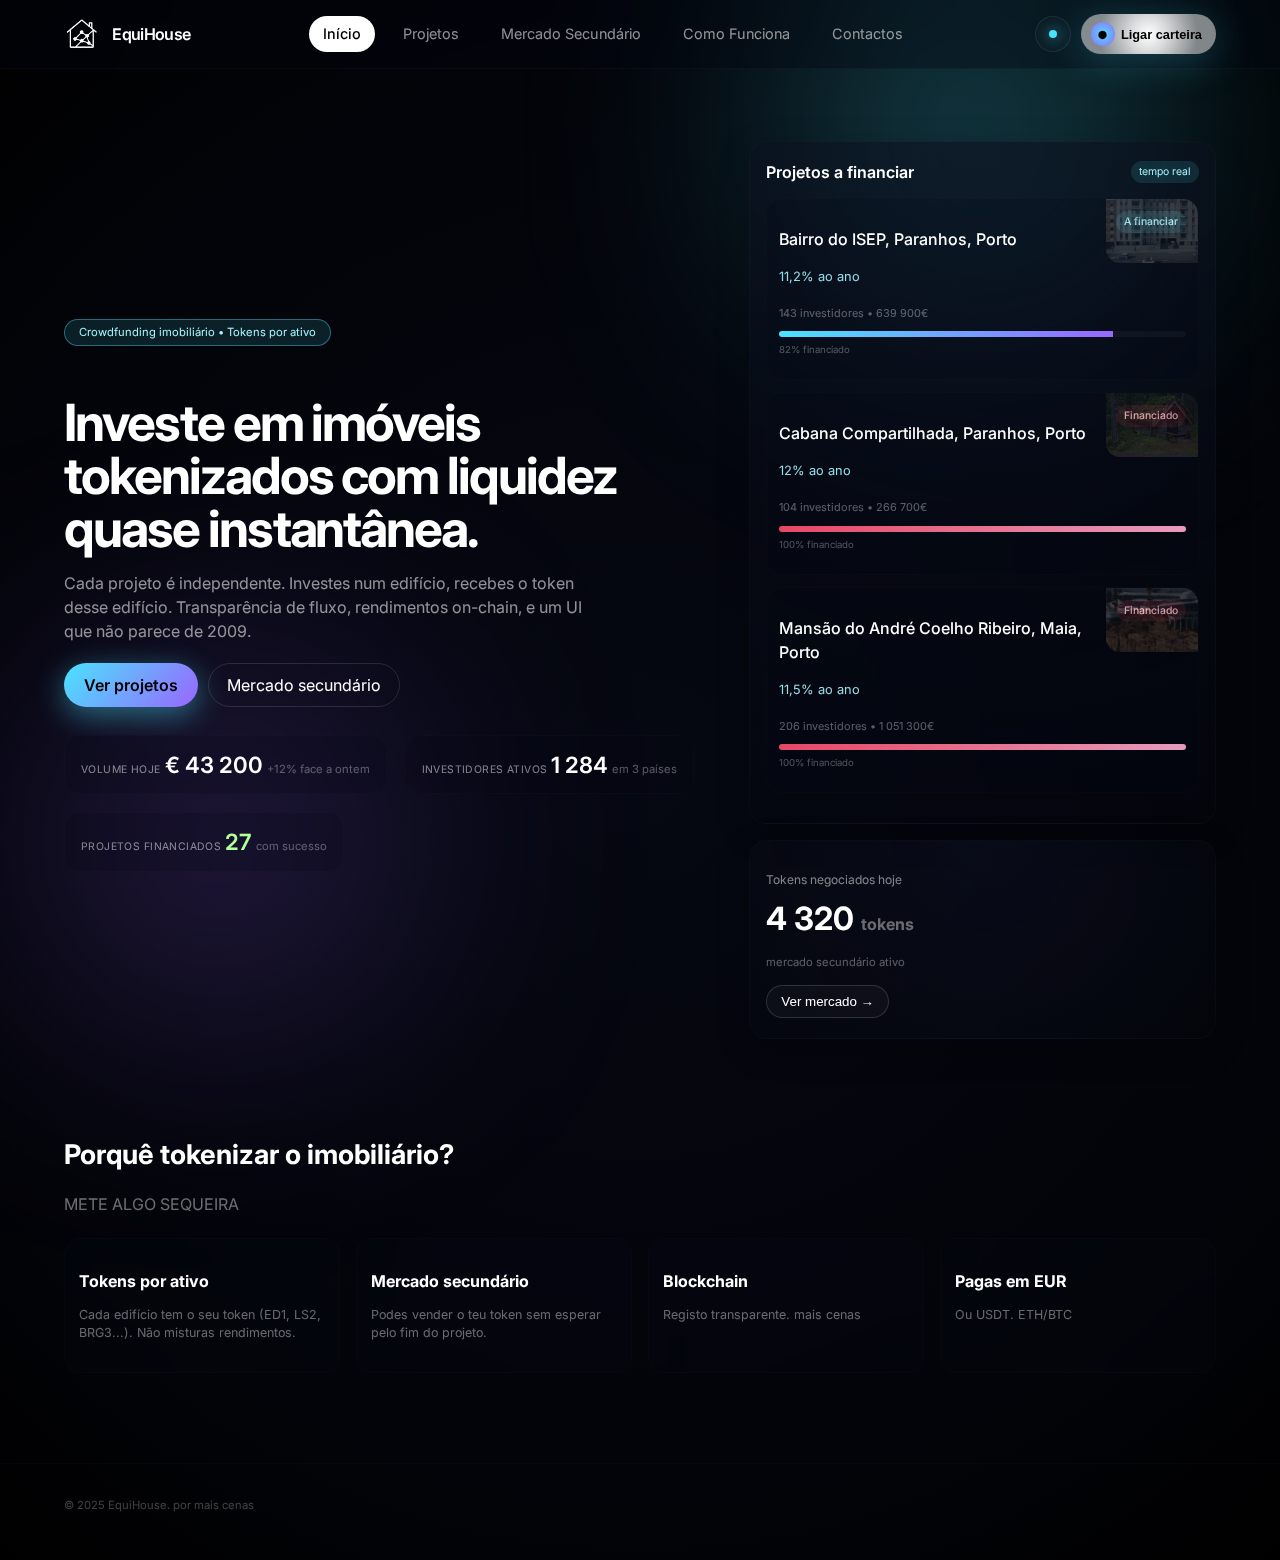
<file: index.html>
<!DOCTYPE html>
<html lang="pt-PT">
  <head>
    <meta charset="UTF-8" />
    <meta name="viewport" content="width=device-width, initial-scale=1.0" />
    <title>EquiHouse — Investir em imobiliário</title>
    <link rel="stylesheet" href="assets/css/style.css" />
    <link rel="preconnect" href="https://fonts.googleapis.com">
    <link rel="preconnect" href="https://fonts.gstatic.com" crossorigin>
    <link rel="icon" href="img/logo.png">
    <!-- montserrat + inter, estilo framer -->
    <link href="https://fonts.googleapis.com/css2?family=Inter:wght@400;500;600;700&family=Plus+Jakarta+Sans:wght@500;600;700&display=swap" rel="stylesheet">
  </head>
  <body class="dark">
    <!-- glows do tema -->
    <div class="page-glow page-glow-1"></div>
    <div class="page-glow page-glow-2"></div>

    <header class="topbar">
      <div class="logo-wrap">
  <!-- antes: <img src="img/logo.png" alt="" style="width: 3%; height: 3%;"> -->
  <img src="img/logo.png" alt="EquiHouse" class="logo-img">
  <div class="logo-text">EquiHouse</div>
</div>

      <nav class="nav">
        <a href="index.html" class="active">Início</a>
        <a href="projetos.html" >Projetos</a>
        <a href="mercado.html">Mercado Secundário</a>
        <a href="como-funciona.html">Como Funciona</a>
        <a href="contactos.html">Contactos</a>
      </nav>

      <div class="actions">
        <button class="ghost-btn" id="btnTheme" aria-label="Trocar tema">
          <span class="dot"></span>
        </button>
        <button class="primary-btn" id="btnWallet">
          <span class="icon">⬤</span>
          Ligar carteira
        </button>
      </div>
    </header>

    <main class="hero-wrap">
      <section class="hero">
        <p class="tag">Crowdfunding imobiliário • Tokens por ativo</p>
        <h1>Investe em imóveis tokenizados com liquidez quase instantânea.</h1>
        <p class="subtitle">
          Cada projeto é independente. Investes num edifício, recebes o token desse edifício. Transparência de fluxo, rendimentos on-chain, e um UI que não parece de 2009.
        </p>
        <div class="hero-buttons">
          <a class="btn-solid" href="projetos.html">Ver projetos</a>
          <a class="btn-ghost" href="mercado.html">Mercado secundário</a>
        </div>
        <div class="hero-metrics">
          <div class="metric">
            <span class="metric-label">Volume hoje</span>
            <span class="metric-value">€ 43 200</span>
            <span class="metric-sub">+12% face a ontem</span>
          </div>
          <div class="metric">
            <span class="metric-label">Investidores ativos</span>
            <span class="metric-value">1 284</span>
            <span class="metric-sub">em 3 países</span>
          </div>
          <div class="metric">
            <span class="metric-label">Projetos financiados</span>
            <span class="metric-value green">27</span>
            <span class="metric-sub">com sucesso</span>
          </div>
        </div>
      </section>

      <section class="hero-panel">
        <div class="panel-card panel-main">
          <div class="panel-header">
            <span class="panel-title">Projetos a financiar</span>
            <span class="panel-badge">tempo real</span>
          </div>

          <div class="offer">
            <div class="offer-top">
              <div>
                <p class="offer-name">Bairro do ISEP, Paranhos, Porto</p>
                <p class="offer-rate">11,2% ao ano</p>
              </div>
              <span class="offer-status blue">A financiar</span>
            </div>
            <p class="offer-meta">143 investidores • 639 900€</p>
            <div class="progress">
              <div class="progress-bar" style="width: 82%;"></div>
            </div>
            <p class="progress-text">82% financiado</p>
            <img src="img/Bairro.jpg" alt="Residencial Parque" class="offer-thumb">
          </div>

          <div class="offer">
            <div class="offer-top">
              <div>
                <p class="offer-name">Cabana Compartilhada, Paranhos, Porto</p>
                <p class="offer-rate">12% ao ano</p>
              </div>
              <span class="offer-status red">Financiado</span>
            </div>
            <p class="offer-meta">104 investidores • 266 700€</p>
            <div class="progress">
              <div class="progress-bar done"></div>
            </div>
            <p class="progress-text">100% financiado</p>
            <img src="img/Cabana.jpeg" alt="Praça Armando Pimentel" class="offer-thumb">
          </div>

          <div class="offer">
            <div class="offer-top">
              <div>
                <p class="offer-name">Mansão do André Coelho Ribeiro, Maia, Porto</p>
                <p class="offer-rate">11,5% ao ano</p>
              </div>
              <span class="offer-status red">Financiado</span>
            </div>
            <p class="offer-meta">206 investidores • 1 051 300€</p>
            <div class="progress">
              <div class="progress-bar done"></div>
            </div>
            <p class="progress-text">100% financiado</p>
            <img src="img/mansao.webp" alt="Rua da Portela" class="offer-thumb">
          </div>
        </div>

        <div class="panel-card panel-secondary">
          <p class="panel-label">Tokens negociados hoje</p>
          <h2 class="panel-number">4 320 <span>tokens</span></h2>
          <p class="panel-sub">mercado secundário ativo</p>
          <button class="panel-btn">Ver mercado →</button>
        </div>
      </section>
    </main>

    <section class="grid-section">
      <h2>Porquê tokenizar o imobiliário?</h2>
      <p class="grid-desc">METE ALGO SEQUEIRA</p>

      <div class="grid-cards">
        <article class="grid-card">
          <h3>Tokens por ativo</h3>
          <p>Cada edifício tem o seu token (ED1, LS2, BRG3...). Não misturas rendimentos.</p>
        </article>
        <article class="grid-card">
          <h3>Mercado secundário</h3>
          <p>Podes vender o teu token sem esperar pelo fim do projeto.</p>
        </article>
        <article class="grid-card">
          <h3>Blockchain</h3>
          <p>Registo transparente. mais cenas</p>
        </article>
        <article class="grid-card">
          <h3>Pagas em EUR</h3>
          <p>Ou USDT. ETH/BTC </p>
        </article>
      </div>
    </section>

    <footer class="footer">
      <p>© 2025 EquiHouse. por mais cenas</p>
    </footer>

    <script src="assets/js/app.js"></script>
  </body>
</html>
</file>
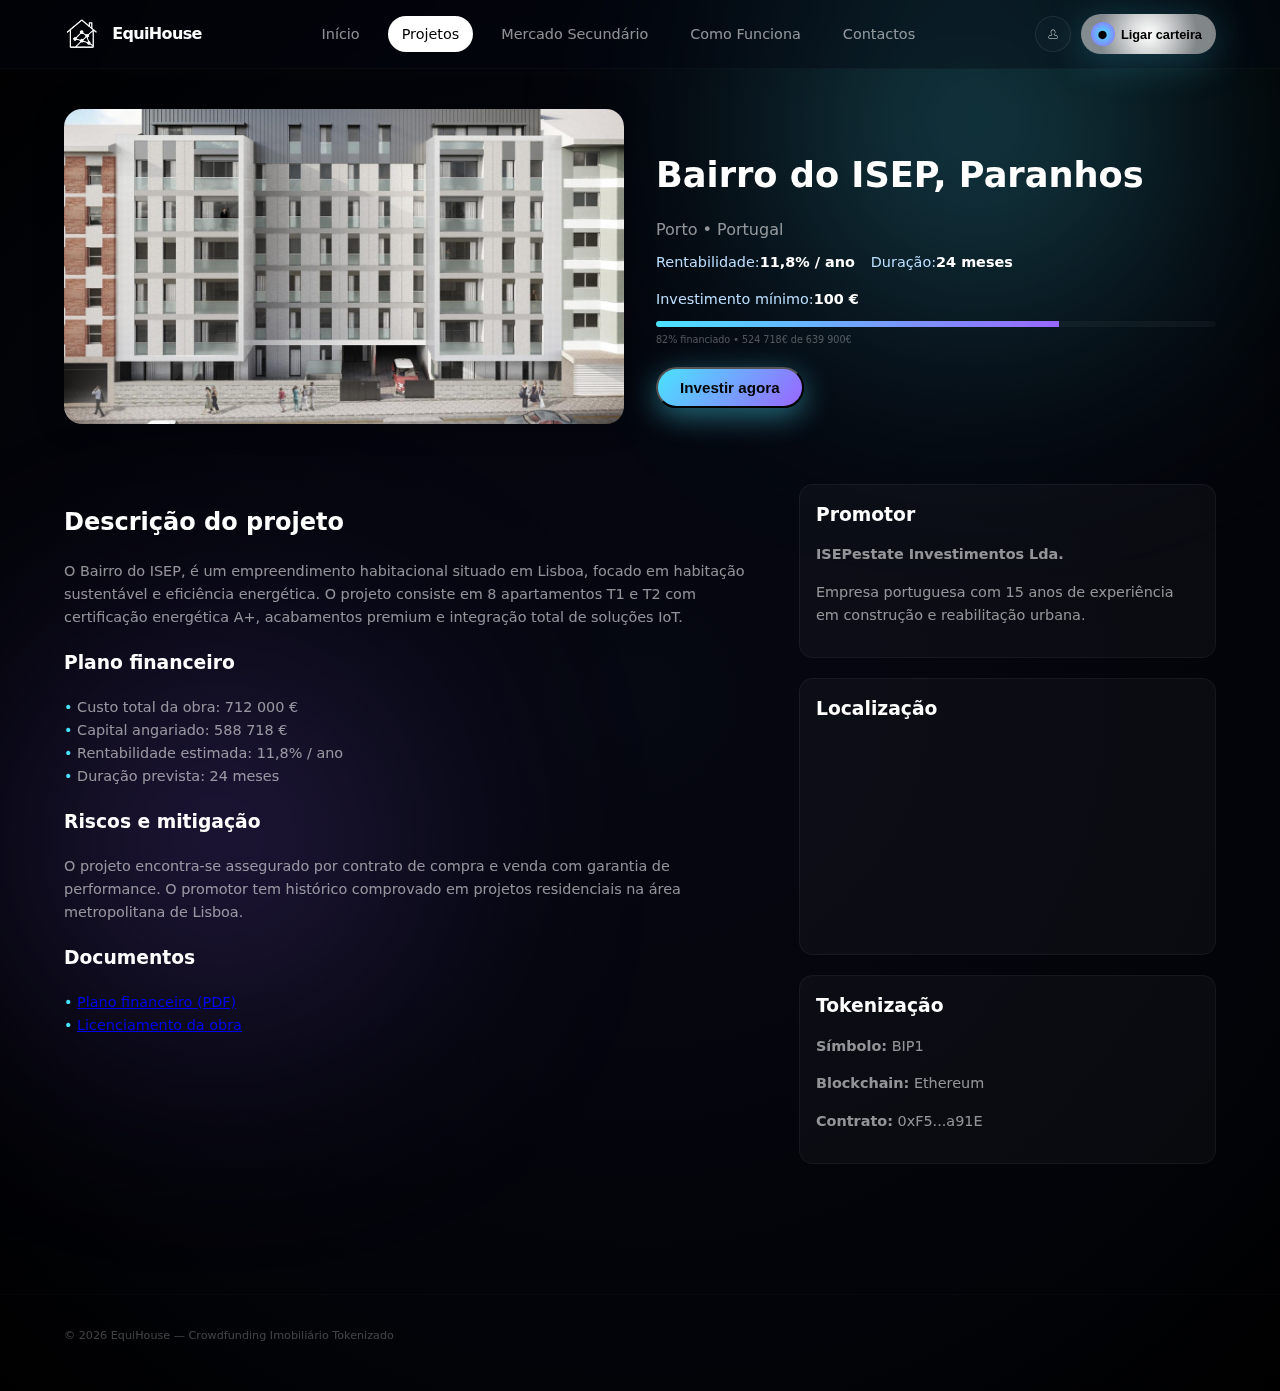
<file: casa1.html>
<!DOCTYPE html>
<html lang="pt-PT">
  <head>
    <meta charset="UTF-8" />
    <meta name="viewport" content="width=device-width, initial-scale=1.0" />
    <title>Residência Jardim das Camélias | EquiHouse</title>
    <link rel="stylesheet" href="assets/css/style.css" />
    <link rel="stylesheet" href="assets/css/casa1.css" />
    <link rel="icon" href="img/logo.png" />
  </head>
  <body class="dark">
    <div class="page-glow page-glow-1"></div>
    <div class="page-glow page-glow-2"></div>

    <header class="topbar">
      <div class="logo-wrap">
        <img src="img/logo.png" alt="EquiHouse" class="logo-img" />
        <div class="logo-text">EquiHouse</div>
      </div>

      <nav class="nav">
        <a href="index.html">Início</a>
        <a href="projetos.html" class="active">Projetos</a>
        <a href="mercado.html">Mercado Secundário</a>
        <a href="como-funciona.html">Como Funciona</a>
        <a href="contactos.html">Contactos</a>
      </nav>

      <div class="actions">
        <button class="ghost-btn" id="btnTheme" aria-label="Trocar tema"><svg xmlns="http://www.w3.org/2000/svg" viewBox="0 0 200 200" xml:space="preserve" ><path fill="#FFFFFF" d="M135.832 140.848h-70.9c-2.9 0-5.6-1.6-7.4-4.5-1.4-2.3-1.4-5.7 0-8.6l4-8.2c2.8-5.6 9.7-9.1 14.9-9.5 1.7-.1 5.1-.8 8.5-1.6 2.5-.6 3.9-1 4.7-1.3-.2-.7-.6-1.5-1.1-2.2-6-4.7-9.6-12.6-9.6-21.1 0-14 9.6-25.3 21.5-25.3s21.5 11.4 21.5 25.3c0 8.5-3.6 16.4-9.6 21.1-.5.7-.9 1.4-1.1 2.1.8.3 2.2.7 4.6 1.3 3 .7 6.6 1.3 8.4 1.5 5.3.5 12.1 3.8 14.9 9.4l3.9 7.9c1.5 3 1.5 6.8 0 9.1-1.6 2.9-4.4 4.6-7.2 4.6zm-35.4-78.2c-9.7 0-17.5 9.6-17.5 21.3 0 7.4 3.1 14.1 8.2 18.1.1.1.3.2.4.4 1.4 1.8 2.2 3.8 2.2 5.9 0 .6-.2 1.2-.7 1.6-.4.3-1.4 1.2-7.2 2.6-2.7.6-6.8 1.4-9.1 1.6-4.1.4-9.6 3.2-11.6 7.3l-3.9 8.2c-.8 1.7-.9 3.7-.2 4.8.8 1.3 2.3 2.6 4 2.6h70.9c1.7 0 3.2-1.3 4-2.6.6-1 .7-3.4-.2-5.2l-3.9-7.9c-2-4-7.5-6.8-11.6-7.2-2-.2-5.8-.8-9-1.6-5.8-1.4-6.8-2.3-7.2-2.5-.4-.4-.7-1-.7-1.6 0-2.1.8-4.1 2.2-5.9.1-.1.2-.3.4-.4 5.1-3.9 8.2-10.7 8.2-18-.2-11.9-8-21.5-17.7-21.5z"/></svg></button>
        <button class="primary-btn" id="btnWallet"><span class="icon">⬤</span>Ligar carteira</button>
      </div>
    </header>

    <main class="page" style="padding: 40px 5vw 80px;">
      <section class="project-hero">
        <img src="img/Bairro.jpg" alt="Bairro do ISEP, Paranhos, Porto" class="project-hero-img" />
        <div class="project-hero-info">
          <h1>Bairro do ISEP, Paranhos</h1>
          <p class="location">Porto • Portugal</p>
          <div class="stats">
            <div><span>Rentabilidade:</span><strong>11,8% / ano</strong></div>
            <div><span>Duração:</span><strong>24 meses</strong></div>
            <div><span>Investimento mínimo:</span><strong>100 €</strong></div>
          </div>
          <div class="progress">
            <div class="progress-bar" style="width: 72%;"></div>
          </div>
          <p class="progress-text">82% financiado • 524 718€ de 639 900€</p>
          <button class="btn-solid" id="btnInvestir">Investir agora</button>
        </div>
      </section>

      <section class="project-details">
        <div class="left">
          <h2>Descrição do projeto</h2>
          <p>
            O Bairro do ISEP, é um empreendimento habitacional situado em Lisboa,
            focado em habitação sustentável e eficiência energética.  
            O projeto consiste em 8 apartamentos T1 e T2 com certificação energética A+,  
            acabamentos premium e integração total de soluções IoT.
          </p>

          <h3>Plano financeiro</h3>
          <ul>
            <li>Custo total da obra: 712 000 €</li>
            <li>Capital angariado: 588 718 €</li>
            <li>Rentabilidade estimada: 11,8% / ano</li>
            <li>Duração prevista: 24 meses</li>
          </ul>

          <h3>Riscos e mitigação</h3>
          <p>
            O projeto encontra-se assegurado por contrato de compra e venda
            com garantia de performance. O promotor tem histórico comprovado
            em projetos residenciais na área metropolitana de Lisboa.
          </p>

          <h3>Documentos</h3>
          <ul>
            <li><a href="docs/plano-financeiro.pdf" target="_blank">Plano financeiro (PDF)</a></li>
            <li><a href="docs/licenciamento.pdf" target="_blank">Licenciamento da obra</a></li>
          </ul>
        </div>

        <div class="right">
          <div class="promotor-card">
            <h3>Promotor</h3>
            <p><strong>ISEPestate Investimentos Lda.</strong></p>
            <p>Empresa portuguesa com 15 anos de experiência em construção e reabilitação urbana.</p>
          </div>

          <div class="map-card">
            <h3>Localização</h3>
            <iframe src="https://www.google.com/maps/embed?pb=!1m18!1m12!1m3!1d3002.981114890356!2d-8.612104398183435!3d41.17857910654521!2m3!1f0!2f0!3f0!3m2!1i1024!2i768!4f13.1!3m3!1m2!1s0xd246449f08655cf%3A0xc8ba6c56ca5fdbd7!2sBairro%20do%20Carri%C3%A7al%2062%2C%204200-485%20Porto!5e0!3m2!1spt-PT!2spt!4v1762362503741!5m2!1spt-PT!2spt"
              width="100%" height="200" style=" filter: invert(90%); border:0;border-radius:12px;"
              allowfullscreen="" loading="lazy">
            </iframe>
          </div>

          <div class="token-info">
            <h3>Tokenização</h3>
            <p><strong>Símbolo:</strong> BIP1</p>
            <p><strong>Blockchain:</strong> Ethereum</p>
            <p><strong>Contrato:</strong> 0xF5...a91E</p>
          </div>
        </div>
      </section>
    </main>

    <footer class="footer">
      <p>© <span id="year">2025</span> EquiHouse — Crowdfunding Imobiliário Tokenizado</p>
    </footer>

    <script src="assets/js/app.js"></script>
    <script src="assets/js/casa1.js"></script>
  </body>
</html>
</file>
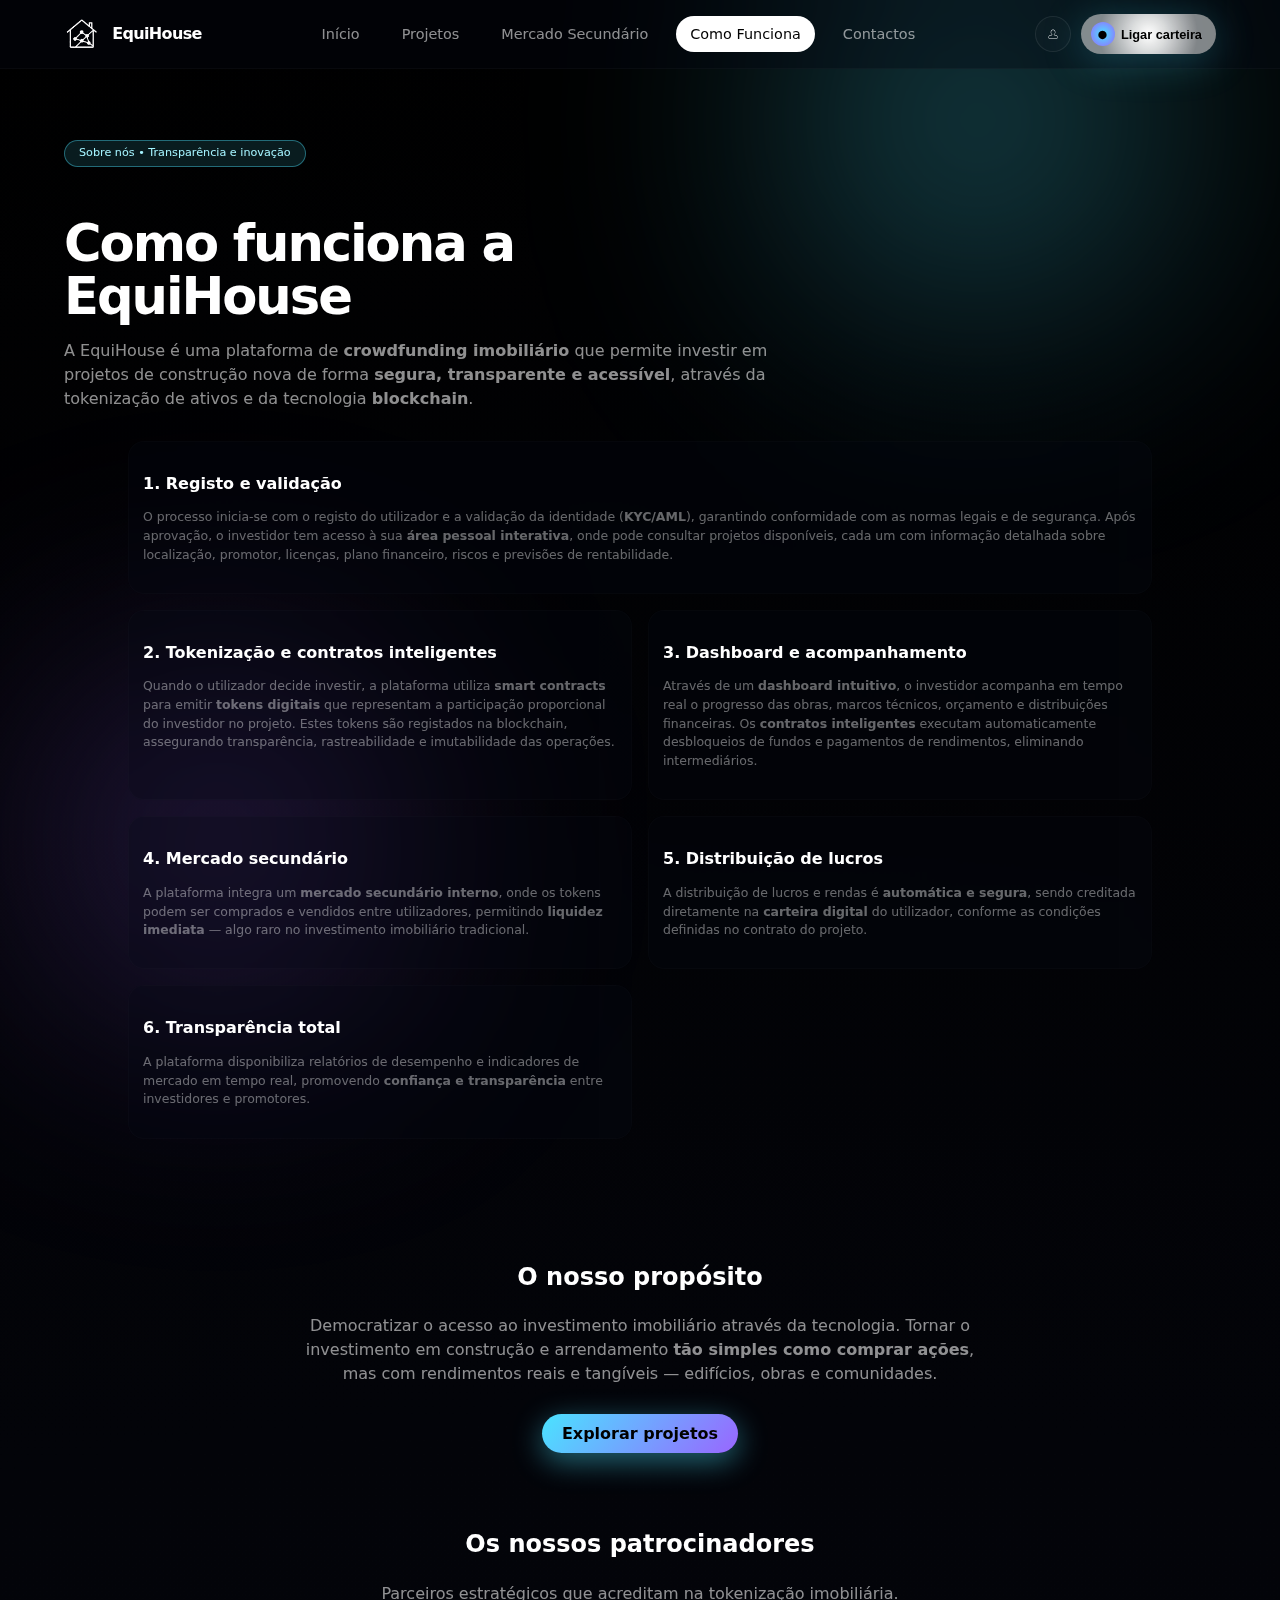
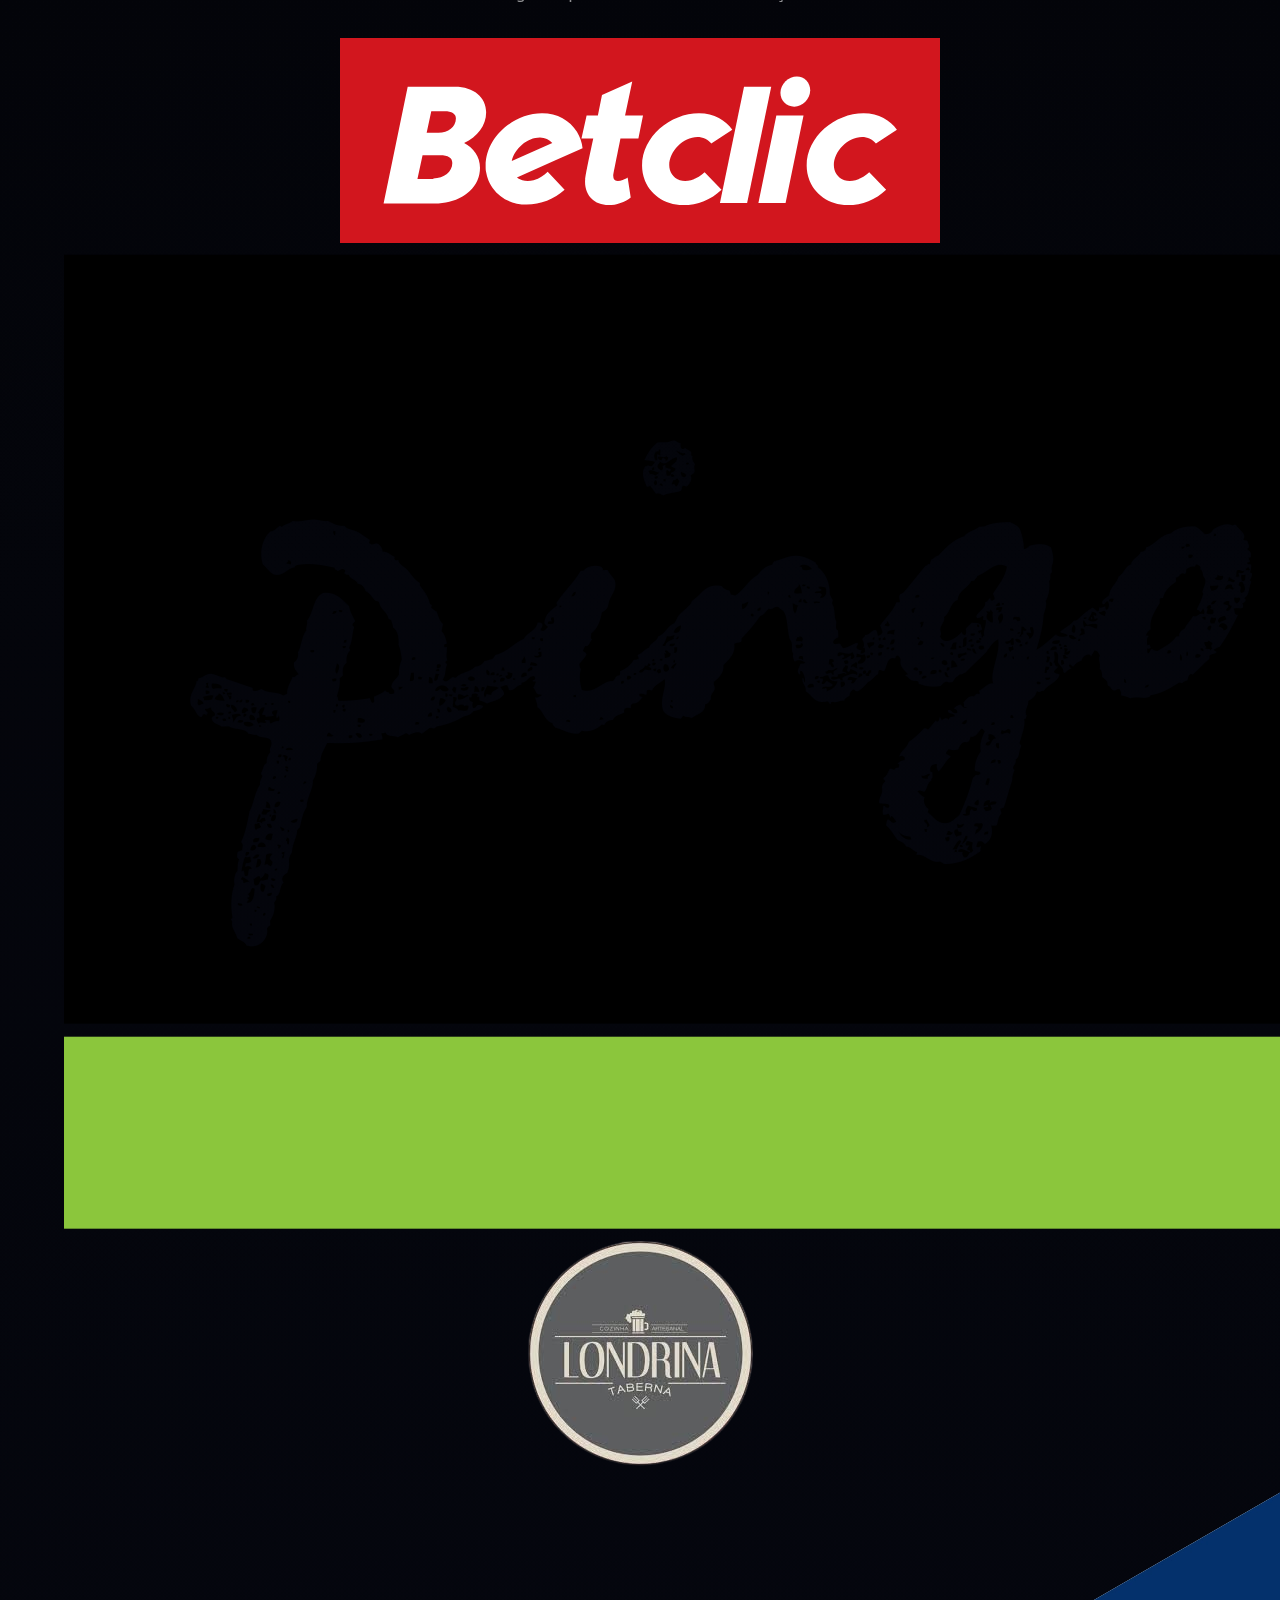
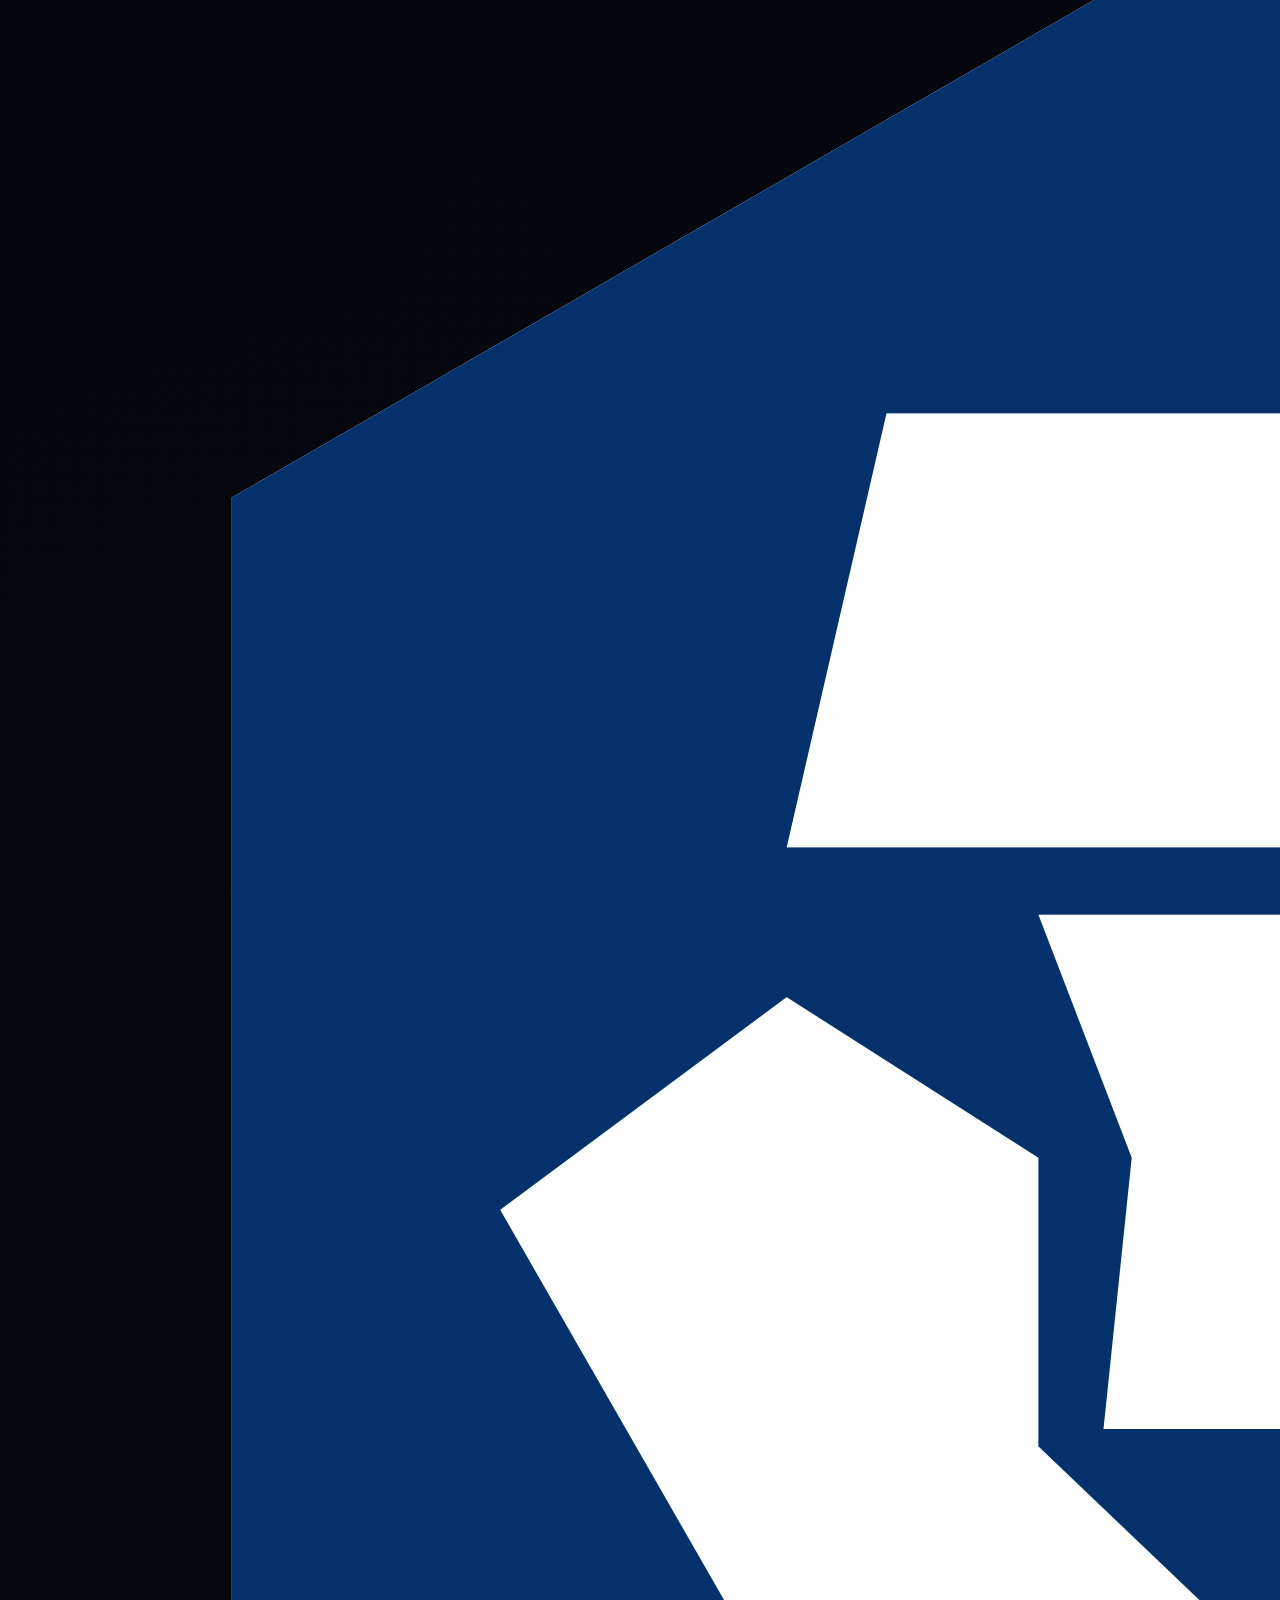
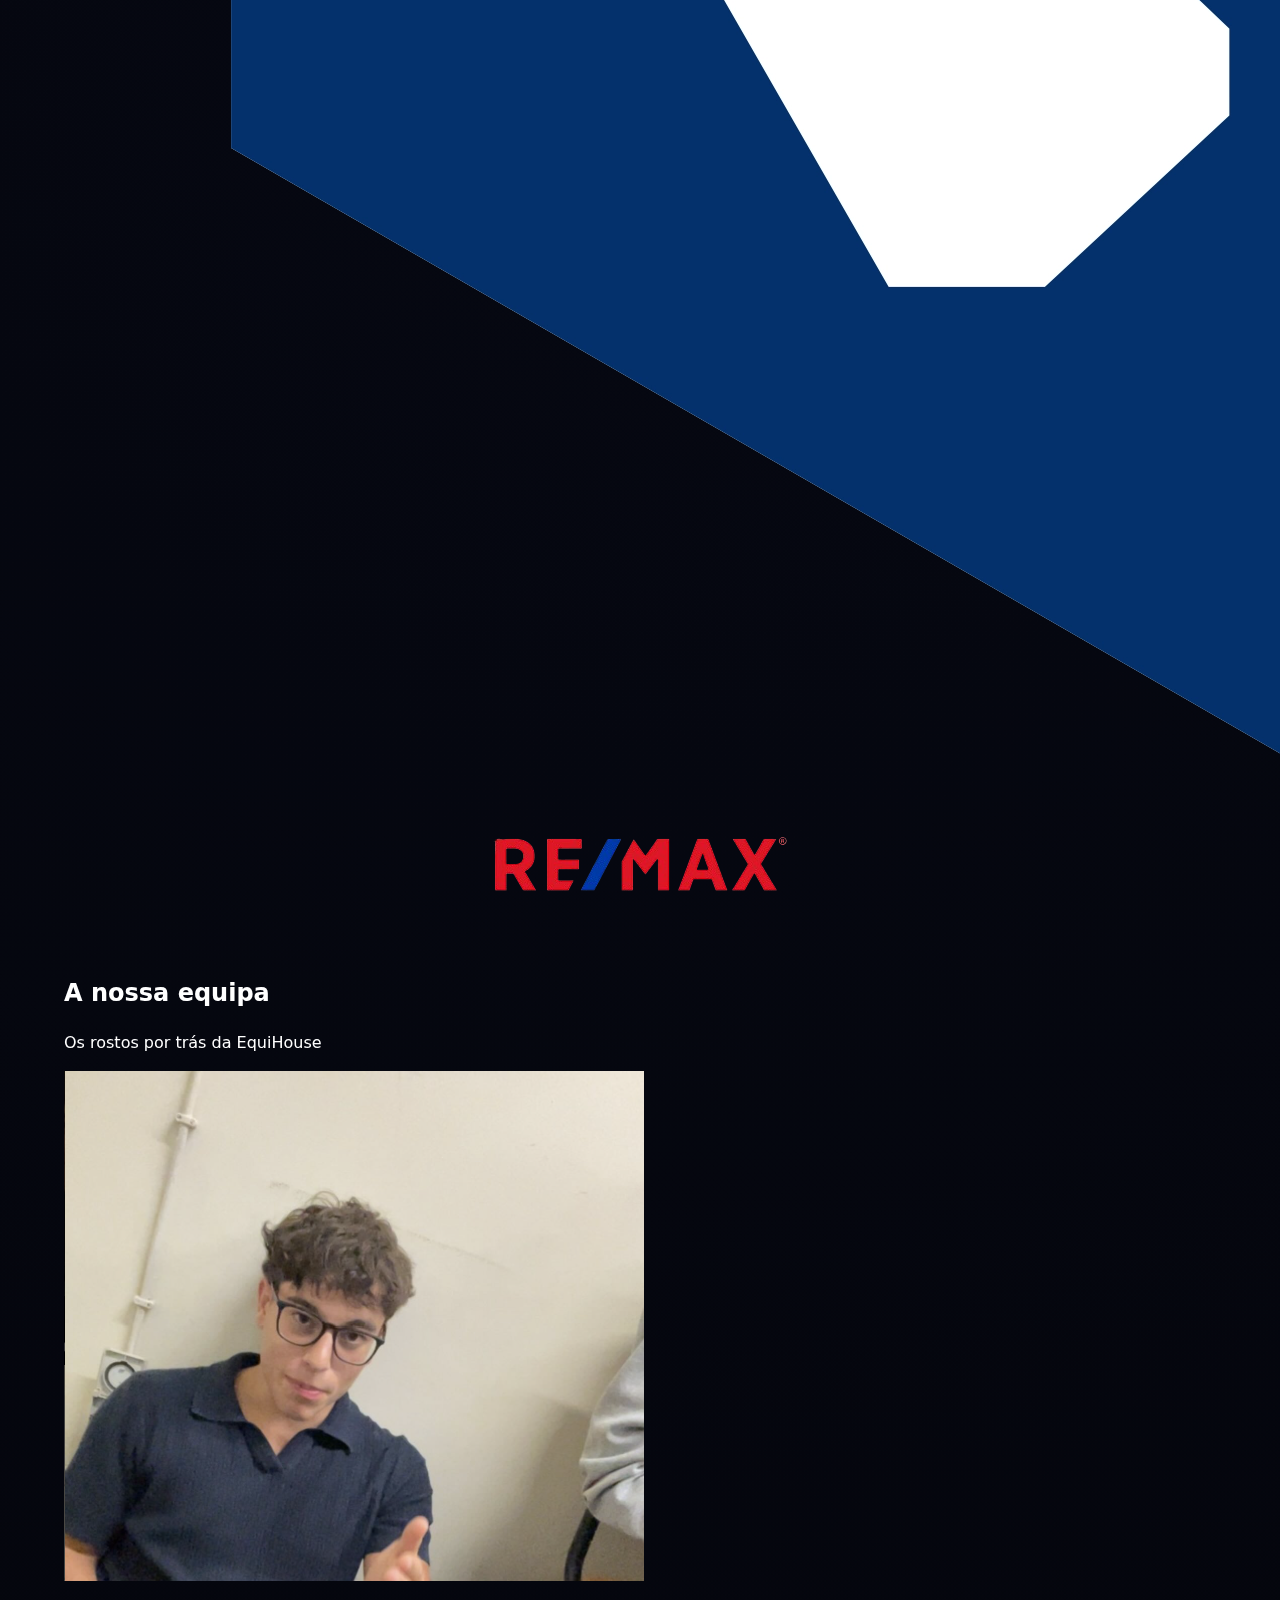
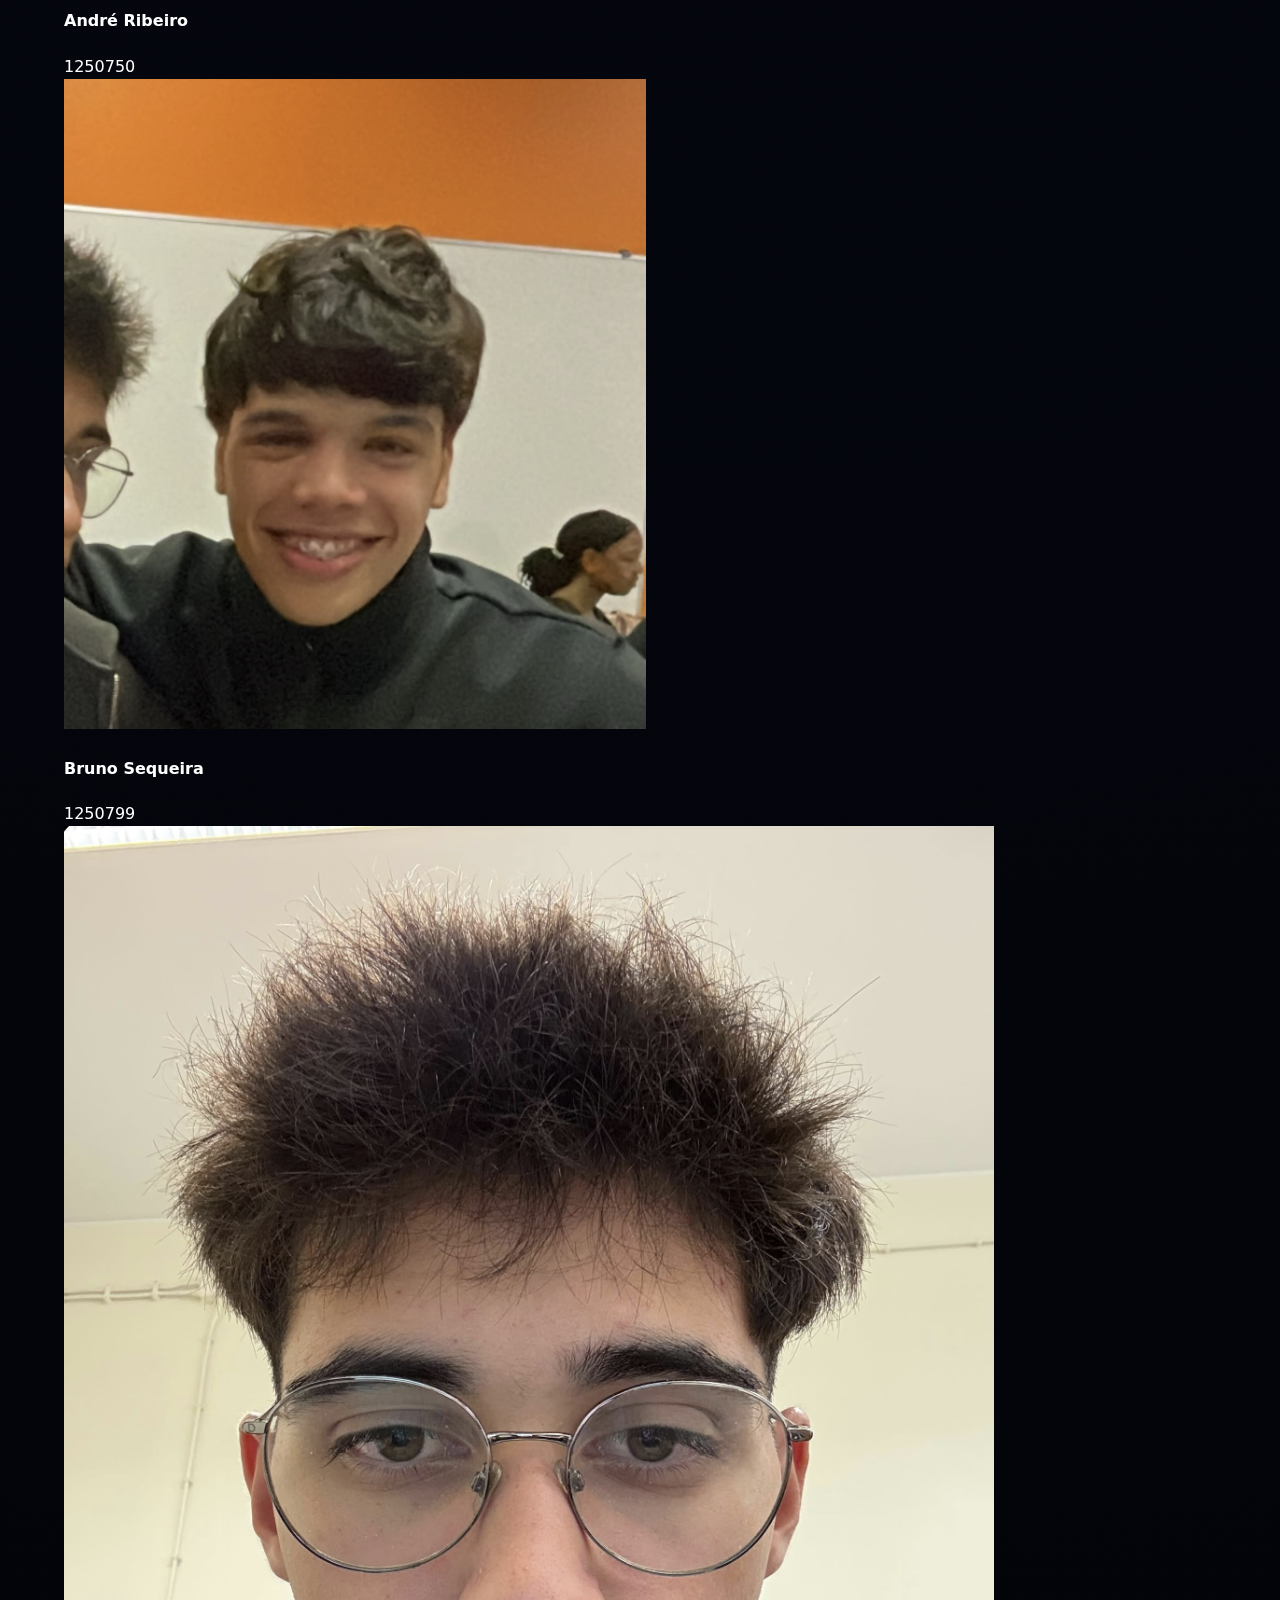
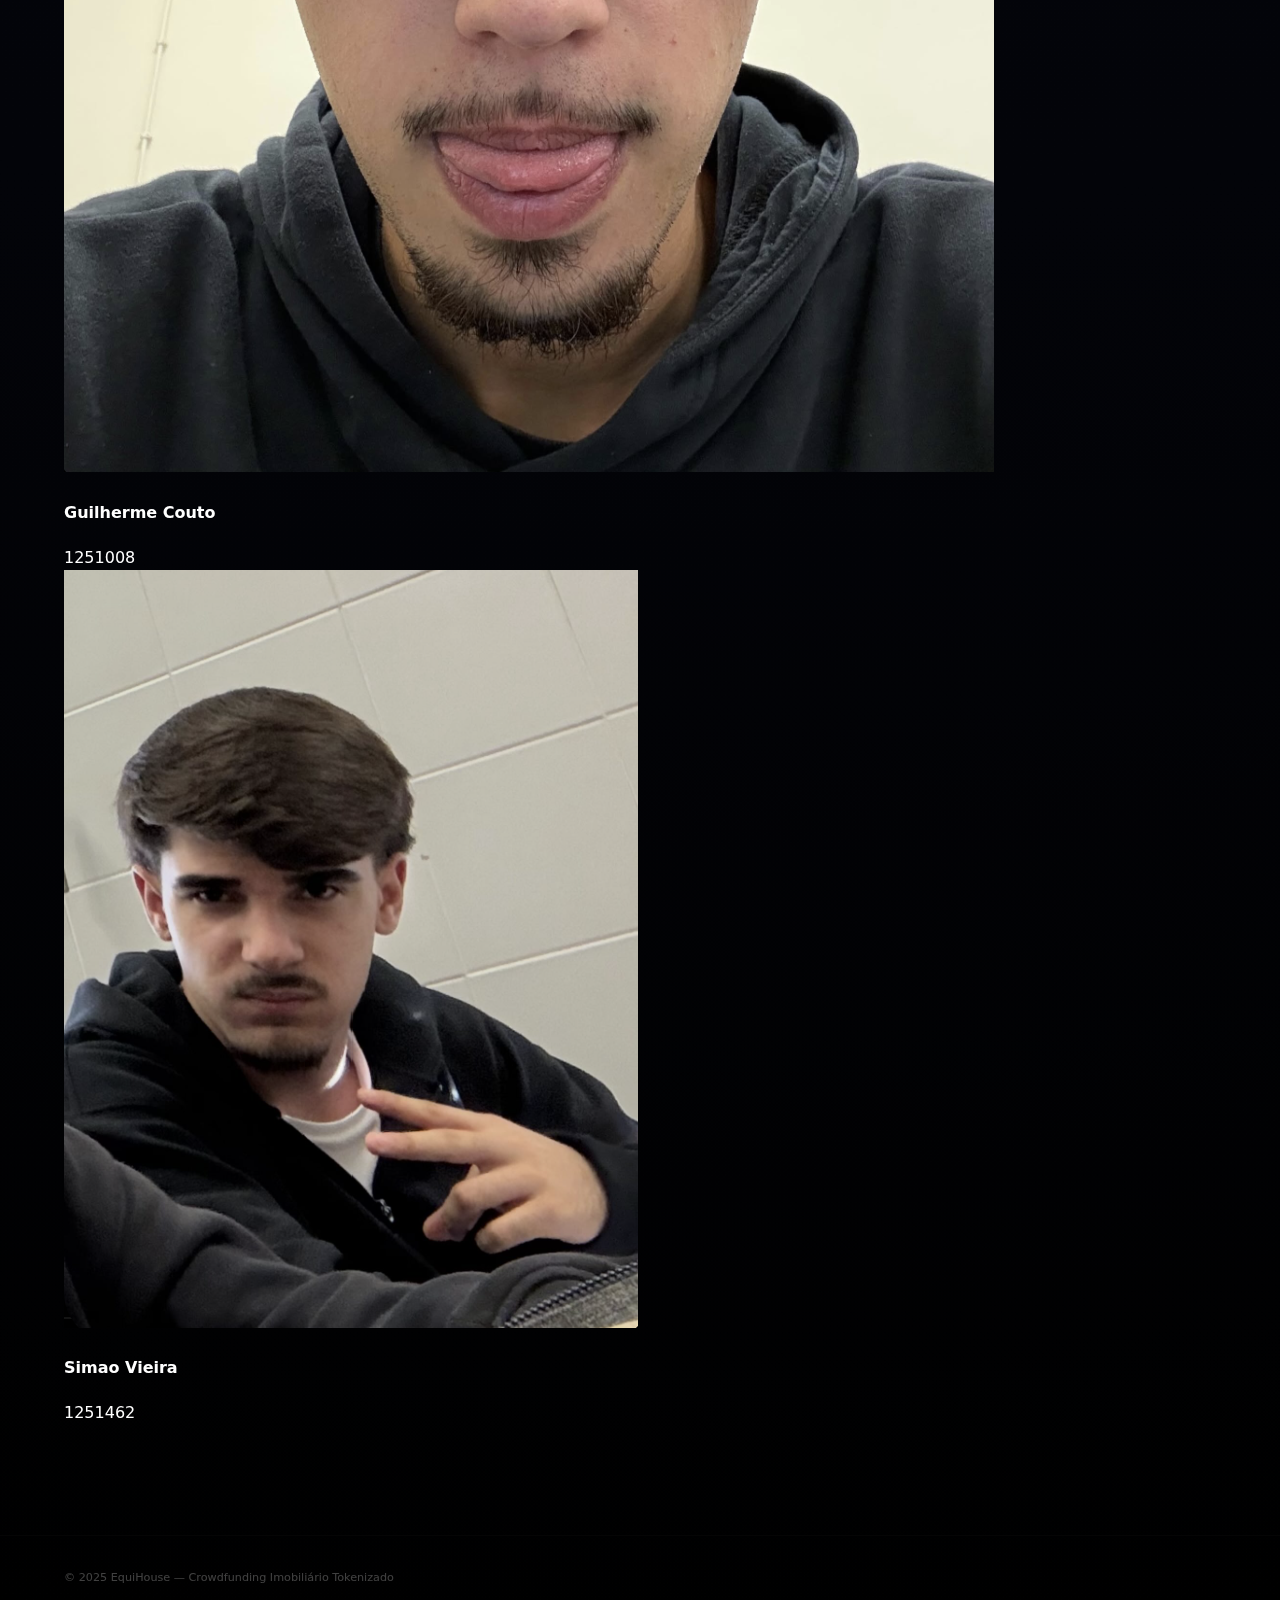
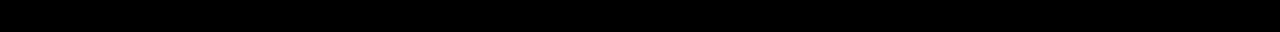
<file: como-funciona.html>
<!DOCTYPE html>
<html lang="pt-PT">
  <head>
    <meta charset="UTF-8" />
    <meta name="viewport" content="width=device-width, initial-scale=1.0" />
    <title>Como Funciona | EquiHouse</title>
    <link rel="stylesheet" href="assets/css/style.css" />
    <link rel="icon" href="img/logo.png" />
    
  </head>
  <body class="dark">
    <!-- glows -->
    <div class="page-glow page-glow-1"></div>
    <div class="page-glow page-glow-2"></div>

    <!-- topo -->
    <header class="topbar">
      <div class="logo-wrap">
        <img src="img/logo.png" alt="EquiHouse" class="logo-img" />
        <div class="logo-text">EquiHouse</div>
      </div>

      <nav class="nav">
        <a href="index.html">Início</a>
        <a href="projetos.html">Projetos</a>
        <a href="mercado.html">Mercado Secundário</a>
        <a href="como-funciona.html" class="active">Como Funciona</a>
        <a href="contactos.html">Contactos</a>
      </nav>

      <div class="actions">
        <button class="ghost-btn" id="btnTheme" aria-label="Trocar tema">
          <svg xmlns="http://www.w3.org/2000/svg" viewBox="0 0 200 200" xml:space="preserve" ><path fill="#FFFFFF" d="M135.832 140.848h-70.9c-2.9 0-5.6-1.6-7.4-4.5-1.4-2.3-1.4-5.7 0-8.6l4-8.2c2.8-5.6 9.7-9.1 14.9-9.5 1.7-.1 5.1-.8 8.5-1.6 2.5-.6 3.9-1 4.7-1.3-.2-.7-.6-1.5-1.1-2.2-6-4.7-9.6-12.6-9.6-21.1 0-14 9.6-25.3 21.5-25.3s21.5 11.4 21.5 25.3c0 8.5-3.6 16.4-9.6 21.1-.5.7-.9 1.4-1.1 2.1.8.3 2.2.7 4.6 1.3 3 .7 6.6 1.3 8.4 1.5 5.3.5 12.1 3.8 14.9 9.4l3.9 7.9c1.5 3 1.5 6.8 0 9.1-1.6 2.9-4.4 4.6-7.2 4.6zm-35.4-78.2c-9.7 0-17.5 9.6-17.5 21.3 0 7.4 3.1 14.1 8.2 18.1.1.1.3.2.4.4 1.4 1.8 2.2 3.8 2.2 5.9 0 .6-.2 1.2-.7 1.6-.4.3-1.4 1.2-7.2 2.6-2.7.6-6.8 1.4-9.1 1.6-4.1.4-9.6 3.2-11.6 7.3l-3.9 8.2c-.8 1.7-.9 3.7-.2 4.8.8 1.3 2.3 2.6 4 2.6h70.9c1.7 0 3.2-1.3 4-2.6.6-1 .7-3.4-.2-5.2l-3.9-7.9c-2-4-7.5-6.8-11.6-7.2-2-.2-5.8-.8-9-1.6-5.8-1.4-6.8-2.3-7.2-2.5-.4-.4-.7-1-.7-1.6 0-2.1.8-4.1 2.2-5.9.1-.1.2-.3.4-.4 5.1-3.9 8.2-10.7 8.2-18-.2-11.9-8-21.5-17.7-21.5z"/></svg>
        </button>
        <button class="primary-btn" id="btnWallet">
          <span class="icon">⬤</span>Ligar carteira
        </button>
      </div>
    </header>

    <!-- conteúdo -->
    <main class="page" style="padding:60px 5vw 80px;">
      <section class="hero">
        <p class="tag">Sobre nós • Transparência e inovação</p>
        <h1>Como funciona a EquiHouse</h1>
        <p class="subtitle" style="max-width:720px;">
          A EquiHouse é uma plataforma de <strong>crowdfunding imobiliário</strong> que permite investir em projetos de construção nova de forma <strong>segura, transparente e acessível</strong>, através da tokenização de ativos e da tecnologia <strong>blockchain</strong>.
        </p>
      </section>

      <section class="grid-section" style="padding-top:10px;">
        <div class="grid-cards" style="grid-template-columns: 1fr 1fr;">
          <article class="grid-card" style="grid-column: span 2;">
            <h3>1. Registo e validação</h3>
            <p>
              O processo inicia-se com o registo do utilizador e a validação da identidade (<strong>KYC/AML</strong>),
              garantindo conformidade com as normas legais e de segurança.
              Após aprovação, o investidor tem acesso à sua <strong>área pessoal interativa</strong>,
              onde pode consultar projetos disponíveis, cada um com informação detalhada sobre localização, promotor,
              licenças, plano financeiro, riscos e previsões de rentabilidade.
            </p>
          </article>

          <article class="grid-card">
            <h3>2. Tokenização e contratos inteligentes</h3>
            <p>
              Quando o utilizador decide investir, a plataforma utiliza
              <strong>smart contracts</strong> para emitir <strong>tokens digitais</strong> que representam a participação
              proporcional do investidor no projeto. Estes tokens são registados na blockchain,
              assegurando transparência, rastreabilidade e imutabilidade das operações.
            </p>
          </article>

          <article class="grid-card">
            <h3>3. Dashboard e acompanhamento</h3>
            <p>
              Através de um <strong>dashboard intuitivo</strong>, o investidor acompanha em tempo real o progresso das obras,
              marcos técnicos, orçamento e distribuições financeiras.
              Os <strong>contratos inteligentes</strong> executam automaticamente desbloqueios de fundos e pagamentos de rendimentos,
              eliminando intermediários.
            </p>
          </article>

          <article class="grid-card">
            <h3>4. Mercado secundário</h3>
            <p>
              A plataforma integra um <strong>mercado secundário interno</strong>, onde os tokens podem ser
              comprados e vendidos entre utilizadores, permitindo <strong>liquidez imediata</strong> —
              algo raro no investimento imobiliário tradicional.
            </p>
          </article>

          <article class="grid-card">
            <h3>5. Distribuição de lucros</h3>
            <p>
              A distribuição de lucros e rendas é <strong>automática e segura</strong>, sendo creditada diretamente
              na <strong>carteira digital</strong> do utilizador, conforme as condições definidas no contrato do projeto.
            </p>
          </article>

          <article class="grid-card">
            <h3>6. Transparência total</h3>
            <p>
              A plataforma disponibiliza relatórios de desempenho e indicadores de mercado em tempo real,
              promovendo <strong>confiança e transparência</strong> entre investidores e promotores.
            </p>
          </article>
        </div>
      </section>

      <section style="margin-top:60px;text-align:center;">
        <h2>O nosso propósito</h2>
        <p style="max-width:700px;margin:12px auto;color:var(--muted);">
          Democratizar o acesso ao investimento imobiliário através da tecnologia.
          Tornar o investimento em construção e arrendamento <strong>tão simples como comprar ações</strong>,
          mas com rendimentos reais e tangíveis — edifícios, obras e comunidades.
        </p>
        <br>
        <a href="projetos.html" class="btn-solid" style="margin-top:60px;text-align:center;">Explorar projetos</a>
      </section>

      <section class="sponsors" style="margin-top:80px;text-align:center;">
        <h2>Os nossos patrocinadores</h2>
        <p style="color:var(--muted);margin-bottom:32px;">Parceiros estratégicos que acreditam na tokenização imobiliária.</p>

        <div class="sponsor-logos">
          <img src="img/lp.svg" alt="">
          <img src="img/Pingo_Doce_logo.png" alt="">
          <img src="img/tl.png" alt="">
          <img src="img/cryptocom.webp" alt="">
          <img src="img/remax.png" alt="">
        </div>
      </section>

      <!-- nova secção: equipa -->
      <section class="team">
        <h2>A nossa equipa</h2>
        <p>Os rostos por trás da EquiHouse</p>

        <div class="team-members">
          <div class="member">
            <img src="img/equipa/andre.png" alt="Membro 1" />
            <h4>André Ribeiro</h4>
            <span>1250750</span>
          </div>

          <div class="member">
            <img src="img/equipa/sequeira.png" alt="Membro 2" />
            <h4>Bruno Sequeira</h4>
            <span>1250799</span>
          </div>

          <div class="member">
            <img src="img/equipa/couto.png" alt="Membro 3" />
            <h4>Guilherme Couto</h4>
            <span>1251008</span>
          </div>

          <div class="member">
            <img src="img/equipa/simao.png" alt="Membro 4" />
            <h4>Simao Vieira</h4>
            <span>1251462</span>
          </div>
        </div>
      </section>
    </main>

    <footer class="footer">
      <p>© <span id="year">2025</span> EquiHouse — Crowdfunding Imobiliário Tokenizado</p>
    </footer>

    <script src="assets/js/app.js"></script>
  </body>
</html>
</file>
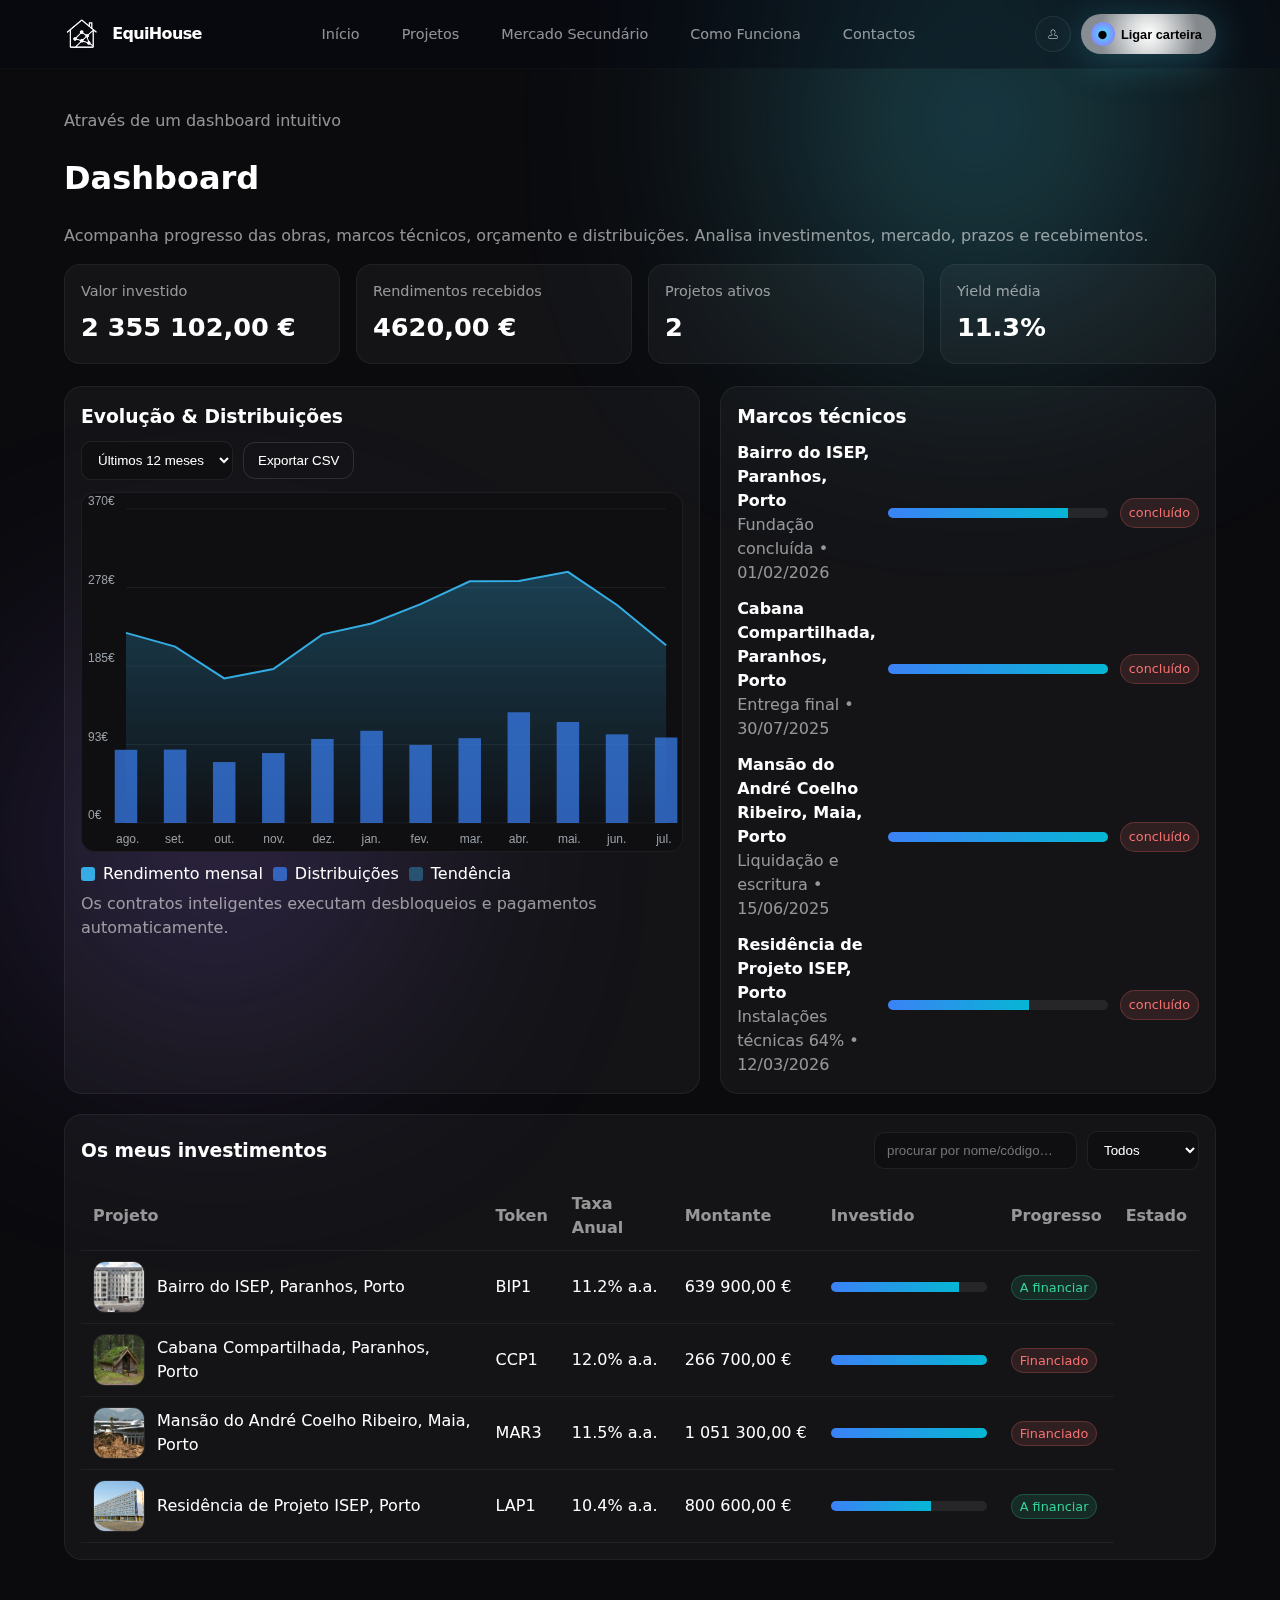
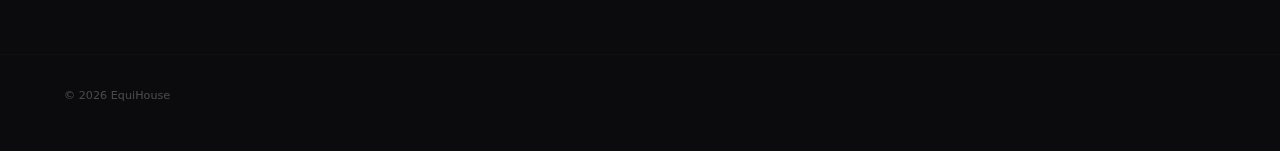
<file: dashboard.html>
<!DOCTYPE html>
<html lang="pt-PT">
<head>
  <meta charset="UTF-8" />
  <meta name="viewport" content="width=device-width, initial-scale=1.0"/>
  <title>Dashboard | EquiHouse</title>
  <link rel="stylesheet" href="assets/css/style.css"/>
   <link rel="stylesheet" href="assets/css/dashboard.css"/>
  <link rel="icon" href="img/logo.png"/>


</head>
<body class="dark">
  <!-- glows -->
  <div class="page-glow page-glow-1"></div>
  <div class="page-glow page-glow-2"></div>

  <!-- topo (segue teu padrão) -->
  <header class="topbar">
    <div class="logo-wrap">
      <img src="img/logo.png" alt="EquiHouse" class="logo-img" />
      <div class="logo-text">EquiHouse</div>
    </div>
    <nav class="nav">
      <a href="index.html">Início</a>
      <a href="projetos.html">Projetos</a>
      <a href="mercado.html">Mercado Secundário</a>
      <a href="como-funciona.html">Como Funciona</a>
      <a href="contactos.html">Contactos</a>
    </nav>
    <div class="actions">
      <button class="ghost-btn" id="btnTheme" aria-label="Trocar tema"><svg xmlns="http://www.w3.org/2000/svg" viewBox="0 0 200 200" xml:space="preserve" ><path fill="#FFFFFF" d="M135.832 140.848h-70.9c-2.9 0-5.6-1.6-7.4-4.5-1.4-2.3-1.4-5.7 0-8.6l4-8.2c2.8-5.6 9.7-9.1 14.9-9.5 1.7-.1 5.1-.8 8.5-1.6 2.5-.6 3.9-1 4.7-1.3-.2-.7-.6-1.5-1.1-2.2-6-4.7-9.6-12.6-9.6-21.1 0-14 9.6-25.3 21.5-25.3s21.5 11.4 21.5 25.3c0 8.5-3.6 16.4-9.6 21.1-.5.7-.9 1.4-1.1 2.1.8.3 2.2.7 4.6 1.3 3 .7 6.6 1.3 8.4 1.5 5.3.5 12.1 3.8 14.9 9.4l3.9 7.9c1.5 3 1.5 6.8 0 9.1-1.6 2.9-4.4 4.6-7.2 4.6zm-35.4-78.2c-9.7 0-17.5 9.6-17.5 21.3 0 7.4 3.1 14.1 8.2 18.1.1.1.3.2.4.4 1.4 1.8 2.2 3.8 2.2 5.9 0 .6-.2 1.2-.7 1.6-.4.3-1.4 1.2-7.2 2.6-2.7.6-6.8 1.4-9.1 1.6-4.1.4-9.6 3.2-11.6 7.3l-3.9 8.2c-.8 1.7-.9 3.7-.2 4.8.8 1.3 2.3 2.6 4 2.6h70.9c1.7 0 3.2-1.3 4-2.6.6-1 .7-3.4-.2-5.2l-3.9-7.9c-2-4-7.5-6.8-11.6-7.2-2-.2-5.8-.8-9-1.6-5.8-1.4-6.8-2.3-7.2-2.5-.4-.4-.7-1-.7-1.6 0-2.1.8-4.1 2.2-5.9.1-.1.2-.3.4-.4 5.1-3.9 8.2-10.7 8.2-18-.2-11.9-8-21.5-17.7-21.5z"/></svg></button>
      <button class="primary-btn" id="btnWallet"><span class="icon">⬤</span>Ligar carteira</button>
    </div>
  </header>

  <!-- conteúdo -->
  <main class="page">
    <section class="page-head">
      <p class="muted">Através de um dashboard intuitivo</p>
      <h1>Dashboard</h1>
      <p class="muted">Acompanha progresso das obras, marcos técnicos, orçamento e distribuições. Analisa investimentos, mercado, prazos e recebimentos.</p>
    </section>

    <!-- KPIs -->
    <section class="kpis" id="kpis">
      <div class="kpi"><div class="label">Valor investido</div><div class="value" id="kpiInvested">—</div></div>
      <div class="kpi"><div class="label">Rendimentos recebidos</div><div class="value" id="kpiIncome">—</div></div>
      <div class="kpi"><div class="label">Projetos ativos</div><div class="value" id="kpiActive">—</div></div>
      <div class="kpi"><div class="label">Yield média</div><div class="value" id="kpiApy">—</div></div>
    </section>

    <div class="dash-grid">
      <!-- gráfico melhorado -->
      <section class="card">
        <h3>Evolução & Distribuições</h3>
        <div class="toolbar">
          <select id="selRange">
            <option value="6">Últimos 6 meses</option>
            <option value="12" selected>Últimos 12 meses</option>
            <option value="24">Últimos 24 meses</option>
          </select>
          <button class="btn" id="btnExport">Exportar CSV</button>
        </div>

        <div class="chart-wrap">
          <canvas id="incomeChart"></canvas>
          <div id="tt" class="tooltip"></div>
        </div>

        <div class="legend" id="legend">
          <div class="item" data-series="line"><span class="box" style="background:rgba(56,189,248,.9)"></span>Rendimento mensal</div>
          <div class="item" data-series="bars"><span class="box" style="background:rgba(59,130,246,.7)"></span>Distribuições</div>
          <div class="item" data-series="area"><span class="box" style="background:rgba(56,189,248,.35)"></span>Tendência</div>
        </div>
        <p class="muted" style="margin-top:6px;">Os contratos inteligentes executam desbloqueios e pagamentos automaticamente.</p>
      </section>

      <!-- marcos técnicos -->
      <section class="card">
        <h3>Marcos técnicos</h3>
        <div id="milestonesList" style="display:flex; flex-direction:column; gap:12px;"></div>
      </section>

      <!-- tabela de projetos -->
      <section class="card" style="grid-column: 1 / -1;">
        <div style="display:flex; justify-content:space-between; align-items:center; gap:12px; flex-wrap:wrap;">
          <h3>Os meus investimentos</h3>
          <div class="toolbar">
            <input id="searchInvest" class="input" placeholder="procurar por nome/código…"/>
            <select id="statusInvest">
              <option value="">Todos</option>
              <option value="A financiar">A financiar</option>
              <option value="Financiado">Financiado</option>
            </select>
          </div>
        </div>

        <div style="overflow:auto;">
          <table class="table" id="tableInvest">
            <thead>
              <tr>
                <th>Projeto</th>
                <th>Token</th>
                <th>Taxa Anual</th>
                <th>Montante</th>
                <th>Investido</th>
                <th>Progresso</th>
                <th>Estado</th>
              </tr>
            </thead>
            <tbody id="tbodyInvest"></tbody>
          </table>
        </div>
      </section>
    </div>
  </main>

  <footer class="footer">
    <p>© <span id="year">2025</span> EquiHouse</p>
  </footer>

  <script src="assets/js/dashboard.js"></script>

</body>
</html>
</file>
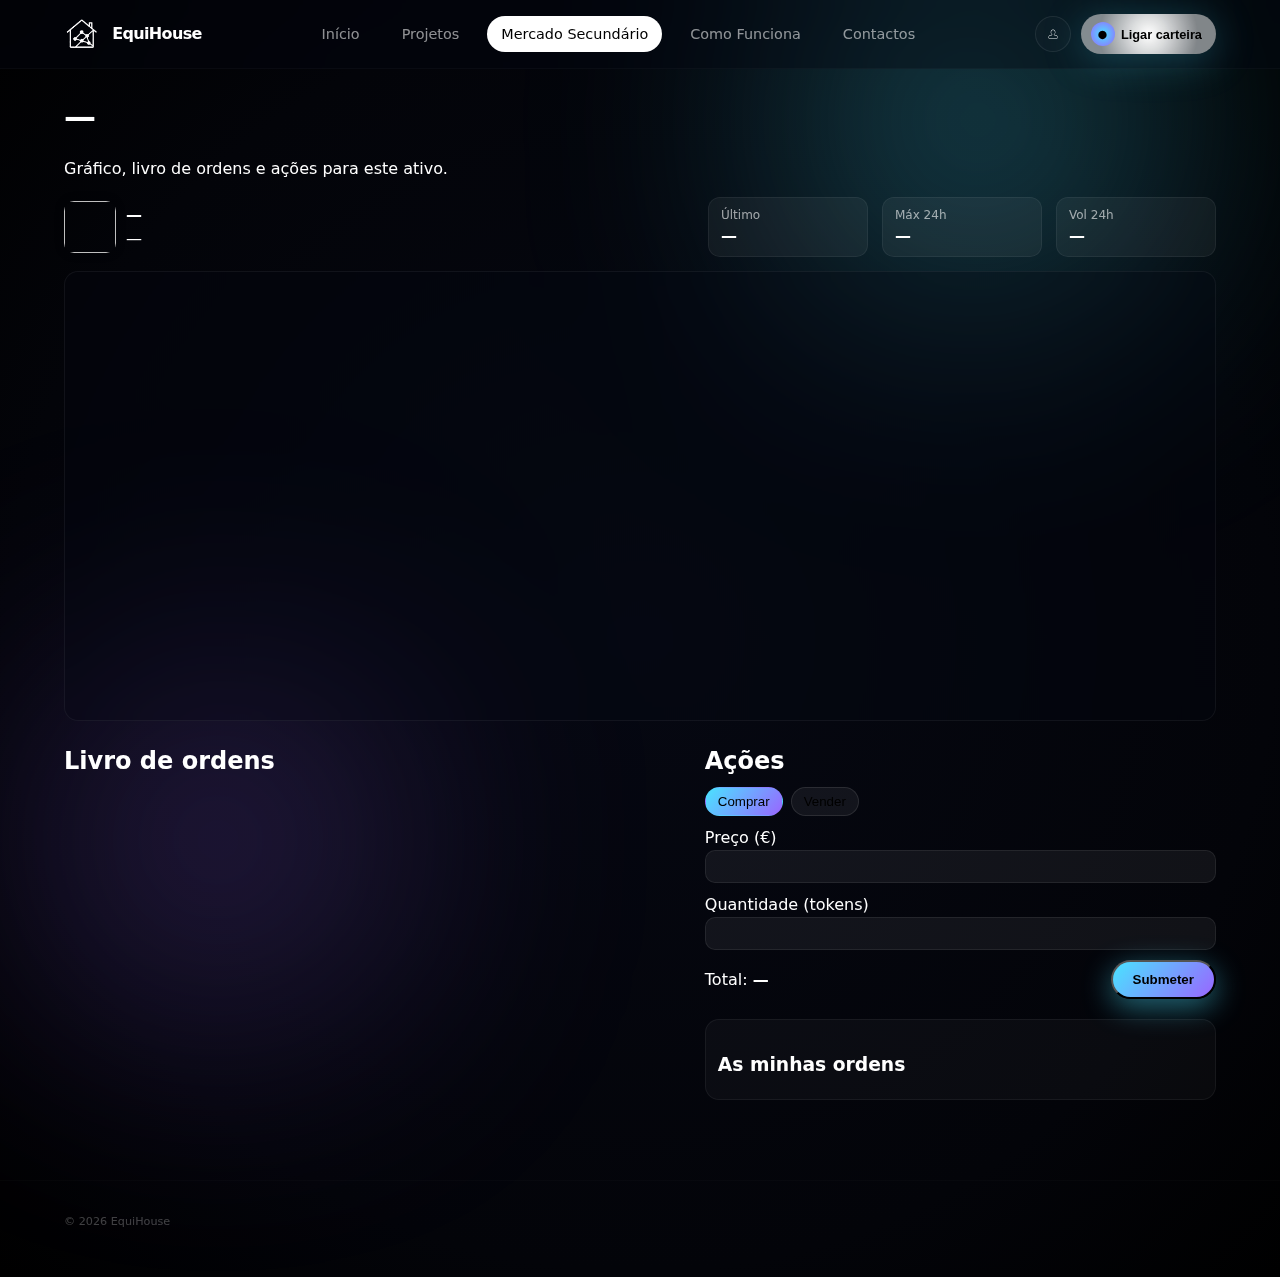
<file: mercado-token.html>
<!DOCTYPE html>
<html lang="pt-PT">
  <head>
    <meta charset="UTF-8" />
    <meta name="viewport" content="width=device-width, initial-scale=1.0" />
    <title>Mercado do Token | EquiHouse</title>
    <link rel="stylesheet" href="assets/css/style.css" />
    <link rel="stylesheet" href="assets/css/mercado.css" />
    <link rel="icon" href="img/logo.png">
  </head>
  <body class="dark">
    <div class="page-glow page-glow-1"></div>
    <div class="page-glow page-glow-2"></div>

    <header class="topbar">
      <div class="logo-wrap">
        <img src="img/logo.png" alt="EquiHouse" class="logo-img">
        <div class="logo-text">EquiHouse</div>
      </div>
      <nav class="nav">
        <a href="index.html">Início</a>
        <a href="projetos.html">Projetos</a>
        <a href="mercado.html" class="active">Mercado Secundário</a>
        <a href="como-funciona.html">Como Funciona</a>
        <a href="contactos.html">Contactos</a>
      </nav>
      <div class="actions">
        <button class="ghost-btn" id="btnTheme" aria-label="Trocar tema"><svg xmlns="http://www.w3.org/2000/svg" viewBox="0 0 200 200" xml:space="preserve" ><path fill="#FFFFFF" d="M135.832 140.848h-70.9c-2.9 0-5.6-1.6-7.4-4.5-1.4-2.3-1.4-5.7 0-8.6l4-8.2c2.8-5.6 9.7-9.1 14.9-9.5 1.7-.1 5.1-.8 8.5-1.6 2.5-.6 3.9-1 4.7-1.3-.2-.7-.6-1.5-1.1-2.2-6-4.7-9.6-12.6-9.6-21.1 0-14 9.6-25.3 21.5-25.3s21.5 11.4 21.5 25.3c0 8.5-3.6 16.4-9.6 21.1-.5.7-.9 1.4-1.1 2.1.8.3 2.2.7 4.6 1.3 3 .7 6.6 1.3 8.4 1.5 5.3.5 12.1 3.8 14.9 9.4l3.9 7.9c1.5 3 1.5 6.8 0 9.1-1.6 2.9-4.4 4.6-7.2 4.6zm-35.4-78.2c-9.7 0-17.5 9.6-17.5 21.3 0 7.4 3.1 14.1 8.2 18.1.1.1.3.2.4.4 1.4 1.8 2.2 3.8 2.2 5.9 0 .6-.2 1.2-.7 1.6-.4.3-1.4 1.2-7.2 2.6-2.7.6-6.8 1.4-9.1 1.6-4.1.4-9.6 3.2-11.6 7.3l-3.9 8.2c-.8 1.7-.9 3.7-.2 4.8.8 1.3 2.3 2.6 4 2.6h70.9c1.7 0 3.2-1.3 4-2.6.6-1 .7-3.4-.2-5.2l-3.9-7.9c-2-4-7.5-6.8-11.6-7.2-2-.2-5.8-.8-9-1.6-5.8-1.4-6.8-2.3-7.2-2.5-.4-.4-.7-1-.7-1.6 0-2.1.8-4.1 2.2-5.9.1-.1.2-.3.4-.4 5.1-3.9 8.2-10.7 8.2-18-.2-11.9-8-21.5-17.7-21.5z"/></svg></button>
        <button class="primary-btn" id="btnWallet"><span class="icon">⬤</span>Ligar carteira</button>
      </div>
    </header>

    <main id="tokenPage" class="page" style="padding:24px 5vw 50px;">
      <section class="page-head">
        <h1 id="tokenTitle">—</h1>
        <p class="muted">Gráfico, livro de ordens e ações para este ativo.</p>
      </section>

      <section class="token-head">
        <div class="cell-thumb">
          <img id="tokenThumb" class="thumb" alt="" />
          <div>
            <div id="tokenName"><strong>—</strong></div>
            <div class="muted" id="tokenCode">—</div>
          </div>
        </div>
        <div class="stats">
          <div class="stat"><div class="label">Último</div><div class="value" id="statLast">—</div></div>
          <div class="stat"><div class="label">Máx 24h</div><div class="value" id="statHigh">—</div></div>
          <div class="stat"><div class="label">Vol 24h</div><div class="value" id="statVol">—</div></div>
        </div>
      </section>

      <!-- === gráfico TradingView via iframe === -->
      <section class="chart-box" style="height: 450px; position: relative;">
        <div id="tradingview_chart" style="width:100%; height:100%; border-radius:14px; overflow:hidden;"></div>
      </section>

      <section class="token-grid">
        <div>
          <h2>Livro de ordens</h2>
          <div class="ob-two">
            <div class="table-like small" id="asks"></div>
            <div class="table-like small" id="bids"></div>
          </div>
        </div>

        <div>
          <h2>Ações</h2>
          <div class="tabs">
            <button class="tab active" data-tab="buy">Comprar</button>
            <button class="tab" data-tab="sell">Vender</button>
          </div>
          <form class="form" id="tradeForm">
            <label>Preço (€)
              <input class="input" type="number" step="0.01" id="price" required />
            </label>
            <label>Quantidade (tokens)
              <input class="input" type="number" step="1" id="qty" required />
            </label>
            <div class="form-row">
              <div class="muted">Total: <strong id="total">—</strong></div>
              <button class="btn-solid" type="submit">Submeter</button>
            </div>
          </form>

          <div class="my-mini">
            <h3>As minhas ordens</h3>
            <div id="myMiniOrders" class="table-like small"></div>
          </div>
        </div>
      </section>
    </main>

    <footer class="footer">
      <p>© <span id="year">2025</span> EquiHouse</p>
    </footer>

    <script>
      // mapa simples: token -> símbolo público (ajusta como quiseres)
      const SYMBOLS_BY_TOKEN = {
        "ED1": "NASDAQ:AAPL",
        "LS2": "NASDAQ:MSFT",
        "BRG3": "NASDAQ:NVDA",
        "LSB1": "NASDAQ:AAPL",
        "LSB2": "NASDAQ:MSFT"
      };

      // nova função: cria um iframe limpo sem nome/branding
      window.initTradingView = function(token) {
        const container = document.getElementById("tradingview_chart");
        if (!container) return;

        const symbol = SYMBOLS_BY_TOKEN[(token || "").toUpperCase()] || "NASDAQ:AAPL";
        const src = `https://s.tradingview.com/widgetembed/?symbol=${symbol}&interval=60&theme=dark&style=1&hide_top_toolbar=1&hide_legend=1&hide_side_toolbar=1&hide_symbol_logo=1&withdateranges=0&allow_symbol_change=0&range=7D&locale=pt`;

        // limpar container e injetar o iframe
        container.innerHTML = `
          <iframe 
            src="${src}" 
            width="100%" 
            height="450" 
            frameborder="0" 
            allowfullscreen
            style="border-radius:14px; overflow:hidden;">
          </iframe>
        `;
      };
    </script>

    <!-- os teus scripts -->
    <script src="assets/js/app.js"></script>
    <script src="assets/js/mercado.js"></script>
    <script>
      document.addEventListener('DOMContentLoaded', () => {
        if (typeof initTokenPage === 'function') initTokenPage();

        const params = new URLSearchParams(location.search);
        const token = (params.get('token') || 'ED1').toUpperCase();

        if (typeof window.initTradingView === 'function') {
          window.initTradingView(token);
        }
      });
    </script>
  </body>
</html>
</file>
<file: assets/css/style.css>
/* fonte geral */
:root {
  --bg: #060812;
  --surface: rgba(3, 7, 18, 0.35);
  --surface-solid: #0c1020;
  --stroke: rgba(255, 255, 255, 0.04);
  --text: #ffffff;
  --muted: rgba(255, 255, 255, 0.56);
  --accent: #4ae3ff;
  --accent2: #9966ff;
  --danger: #ff4d6d;
  --radius-lg: 20px;
  --radius-md: 16px;
  --radius-sm: 12px;
  --blur: blur(24px);
}

* {
  box-sizing: border-box;
}

body {
  margin: 0;
  min-height: 100vh;
  background: radial-gradient(circle, #060812 0%, #030409 70%, #000 100%);
  color: var(--text);
  font-family: "Inter", system-ui, -apple-system, BlinkMacSystemFont, "Segoe UI", sans-serif;
  line-height: 1.5;
  position: relative;
  overflow-x: hidden;
}

/* glows de fundo */
.page-glow {
  position: fixed;
  filter: blur(140px);
  opacity: 0.55;
  z-index: -1;
  pointer-events: none;
}
.page-glow-1 {
  width: 400px;
  height: 400px;
  background: radial-gradient(circle, rgba(74, 227, 255, 0.9), rgba(0, 0, 0, 0));
  top: -80px;
  right: 8%;
}
.page-glow-2 {
  width: 360px;
  height: 360px;
  background: radial-gradient(circle, rgba(153, 102, 255, 0.8), rgba(0, 0, 0, 0));
  bottom: -120px;
  left: 3%;
}

.topbar {
  position: sticky;
  top: 0;
  z-index: 50;
  display: flex;
  align-items: center;
  justify-content: space-between;
  padding: 14px 5vw;
  background: rgba(3, 7, 18, 0.35);
  border-bottom: 1px solid rgba(255, 255, 255, 0.03);
  backdrop-filter: blur(24px);
}

.logo-wrap {
  display: flex;
  align-items: center;
  gap: 10px;
}
.logo-dot {
  width: 14px;
  height: 14px;
  background: linear-gradient(140deg, #4ae3ff 0%, #9966ff 100%);
  border-radius: 999px;
  box-shadow: 0 0 20px rgba(74, 227, 255, 0.6);
}
.logo-text {
  font-weight: 600;
  letter-spacing: -0.04em;
}

.nav {
  display: flex;
  gap: 14px;
}
.nav a {
  color: var(--muted);
  text-decoration: none;
  font-size: 0.9rem;
  padding: 6px 14px;
  border-radius: 999px;
  transition: 0.2s;
}
.nav a:hover {
  color: #fff;
  background: rgba(255, 255, 255, 0.02);
}
.nav a.active {
  color: #000;
  background: #fff;
  font-weight: 500;
}

.actions {
  display: flex;
  gap: 10px;
  align-items: center;
}

.ghost-btn {
  width: 36px;
  height: 36px;
  border: 1px solid rgba(255, 255, 255, 0.08);
  background: rgba(255, 255, 255, 0.02);
  border-radius: 999px;
  display: grid;
  place-items: center;
  cursor: pointer;
}
.ghost-btn .dot {
  width: 8px;
  height: 8px;
  border-radius: 999px;
  background: #4ae3ff;
  box-shadow: 0 0 14px rgba(74, 227, 255, 0.8);
}

.primary-btn {
  background: radial-gradient(circle, #fff 0%, rgba(255, 255, 255, 0.85) 25%, rgba(255,255,255,0.5) 70%);
  color: #000;
  border: none;
  border-radius: 999px;
  padding: 8px 14px 8px 10px;
  display: flex;
  gap: 6px;
  align-items: center;
  font-weight: 600;
  cursor: pointer;
  box-shadow: 0 6px 40px rgba(74, 227, 255, 0.25);
  font-size: 0.8rem;
}
.primary-btn .icon {
  width: 24px;
  height: 24px;
  background: radial-gradient(circle, #4ae3ff 0%, #9966ff 100%);
  border-radius: 999px;
  display: grid;
  place-items: center;
  font-size: 0.5rem;
  color: #000;
}

.hero-wrap {
  display: grid;
  grid-template-columns: 1.05fr 0.75fr;
  gap: 32px;
  padding: 72px 5vw 44px;
  align-items: center;
}

.hero .tag {
  display: inline-flex;
  padding: 4px 14px;
  background: rgba(74, 227, 255, 0.12);
  border: 1px solid rgba(74, 227, 255, 0.4);
  border-radius: 999px;
  font-size: 0.7rem;
  color: #a5f4ff;
  margin-bottom: 16px;
}

.hero h1 {
  font-size: clamp(2.9rem, 4vw, 3.5rem);
  line-height: 1.03;
  letter-spacing: -0.04em;
  margin-bottom: 16px;
  max-width: 700px;
}

.subtitle {
  max-width: 540px;
  color: var(--muted);
  margin-bottom: 20px;
}

.hero-buttons {
  display: flex;
  gap: 10px;
  margin-bottom: 28px;
}

.btn-solid {
  background: linear-gradient(130deg, #4ae3ff 0%, #9966ff 100%);
  color: #000;
  text-decoration: none;
  padding: 10px 20px;
  border-radius: 999px;
  font-weight: 600;
  box-shadow: 0 8px 30px rgba(74, 227, 255, 0.45);
}
.btn-ghost {
  border: 1px solid rgba(255, 255, 255, 0.12);
  color: #fff;
  text-decoration: none;
  padding: 9px 18px;
  border-radius: 999px;
}

.hero-metrics {
  display: flex;
  flex-wrap: wrap;
  gap: 18px;
}

.metric {
  background: rgba(3, 7, 18, 0.2);
  border: 1px solid rgba(255, 255, 255, 0.02);
  border-radius: 16px;
  padding: 12px 16px;
  min-width: 160px;
  backdrop-filter: blur(12px);
}
.metric-label {
  font-size: 0.65rem;
  text-transform: uppercase;
  letter-spacing: 0.04em;
  color: rgba(255, 255, 255, 0.5);
}
.metric-value {
  font-size: 1.4rem;
  font-weight: 600;
}
.metric-sub {
  font-size: 0.7rem;
  color: rgba(255, 255, 255, 0.33);
}
.metric .green {
  color: #b3ff9a;
}

.hero-panel {
  display: flex;
  flex-direction: column;
  gap: 16px;
}

.panel-card {
  background: radial-gradient(circle at top, rgba(12, 16, 32, 0.63), rgba(5, 7, 16, 0.2));
  border: 1px solid rgba(255, 255, 255, 0.025);
  border-radius: 18px;
  backdrop-filter: blur(18px);
  box-shadow: 0 10px 35px rgba(0,0,0,0.2);
}

.panel-main {
  padding: 18px 16px;
}

.panel-header {
  display: flex;
  justify-content: space-between;
  align-items: center;
  margin-bottom: 14px;
}
.panel-title {
  font-weight: 600;
}
.panel-badge {
  background: rgba(74, 227, 255, 0.12);
  color: #a5f4ff;
  font-size: 0.65rem;
  padding: 3px 8px;
  border-radius: 999px;
}

.offer {
  background: rgba(3, 7, 18, 0.15);
  border: 1px solid rgba(255, 255, 255, 0.015);
  border-radius: 16px;
  padding: 12px 12px 12px 12px;
  margin-bottom: 12px;
  position: relative;
  overflow: hidden;
}
.offer-top {
  display: flex;
  justify-content: space-between;
  align-items: flex-start;
}
.offer-name {
  font-weight: 500;
}
.offer-rate {
  font-size: 0.8rem;
  color: rgba(165, 244, 255, 0.9);
}
.offer-status {
  font-size: 0.65rem;
  padding: 3px 8px;
  border-radius: 999px;
  font-weight: 500;
}
.offer-status.blue {
  background: rgba(74, 227, 255, 0.15);
  color: #a5f4ff;
}
.offer-status.red {
  background: rgba(255, 77, 109, 0.12);
  color: #ffb6c6;
}

.offer-meta {
  font-size: 0.68rem;
  color: rgba(255, 255, 255, 0.35);
  margin-top: 6px;
  margin-bottom: 10px;
}

.progress {
  height: 6px;
  background: rgba(255, 255, 255, 0.04);
  border-radius: 999px;
  overflow: hidden;
}
.progress-bar {
  height: 100%;
  background: linear-gradient(130deg, #4ae3ff 0%, #9966ff 100%);
}
.progress-bar.done {
  width: 100% !important;
  background: linear-gradient(130deg, rgba(255, 77, 109, 0.9) 0%, rgba(255, 171, 207, 0.9) 100%);
}
.progress-text {
  font-size: 0.6rem;
  color: rgba(255, 255, 255, 0.3);
  margin-top: 6px;
}

.offer-thumb {
  position: absolute;
  right: -18px;
  top: -16px;
  width: 110px;
  height: 80px;
  object-fit: cover;
  border-radius: 14px;
  filter: saturate(1.1);
  opacity: 0.22;
  pointer-events: none;
}

.panel-secondary {
  padding: 18px 16px 20px;
  text-align: left;
}
.panel-label {
  font-size: 0.75rem;
  color: rgba(255, 255, 255, 0.5);
  margin-bottom: 6px;
}
.panel-number {
  font-size: 2rem;
  margin: 0;
}
.panel-number span {
  font-size: 1rem;
  color: rgba(255, 255, 255, 0.4);
}
.panel-sub {
  font-size: 0.7rem;
  color: rgba(255, 255, 255, 0.35);
  margin-bottom: 14px;
}
.panel-btn {
  border: 1px solid rgba(255, 255, 255, 0.15);
  background: rgba(255, 255, 255, 0.03);
  color: #fff;
  padding: 8px 14px;
  border-radius: 999px;
  cursor: pointer;
}

.grid-section {
  padding: 30px 5vw 60px;
}

.grid-section h2 {
  font-size: 1.7rem;
  margin-bottom: 6px;
}
.grid-desc {
  color: rgba(255, 255, 255, 0.42);
  margin-bottom: 22px;
  max-width: 540px;
}

.grid-cards {
  display: grid;
  grid-template-columns: repeat(4, minmax(140px, 1fr));
  gap: 16px;
}

.grid-card {
  background: rgba(3, 7, 18, 0.25);
  border: 1px solid rgba(255, 255, 255, 0.02);
  border-radius: 16px;
  padding: 14px 14px 16px;
  backdrop-filter: blur(14px);
}
.grid-card h3 {
  font-size: 1rem;
  margin-bottom: 6px;
}
.grid-card p {
  font-size: 0.78rem;
  color: rgba(255, 255, 255, 0.4);
}

.footer {
  padding: 22px 5vw 35px;
  font-size: 0.7rem;
  color: rgba(255, 255, 255, 0.25);
  border-top: 1px solid rgba(255, 255, 255, 0.02);
  margin-top: 30px;
}

/* responsivo */
@media (max-width: 1024px) {
  .hero-wrap {
    grid-template-columns: 1fr;
  }
  .hero-panel {
    flex-direction: row;
  }
  .grid-cards {
    grid-template-columns: repeat(2, minmax(160px, 1fr));
  }
  .nav {
    display: none;
  }
}

@media (max-width: 700px) {
  .hero-buttons {
    flex-direction: column;
    align-items: flex-start;
  }
  .hero-metrics {
    flex-direction: column;
  }
  .hero-panel {
    flex-direction: column;
  }
  .grid-cards {
    grid-template-columns: 1fr;
  }
}

/* — alinhamento perfeito do logo e menu — */
.topbar { min-height: 64px; }              /* altura estável do header */
.logo-wrap { align-items: center; gap: 12px; }
.logo-text { line-height: 1; }             /* evita “salto” vertical */

.logo-img {
  height: 28px;            /* ajusta aqui o tamanho do logo */
  width: auto;
  display: block;          /* elimina espaço de baseline */
  object-fit: contain;
  image-rendering: -webkit-optimize-contrast;
}

.nav { align-items: center; }              /* centra verticalmente os links */
.nav a {
  display: inline-flex;
  align-items: center;
  line-height: 1;          /* impede que o texto empurre o header */
  height: 36px;            /* altura clicável consistente */
  padding: 0 14px;         /* mantém o “pill” bonito */
}

/* se o teu logo precisar de maior dimensão em ecrãs grandes */
@media (min-width: 1200px){
  .logo-img { height: 32px; }
}
@media (max-width: 420px){
  .logo-img { height: 24px; }
}
</file>
<file: assets/css/casa1.css>
.project-hero {
  display: grid;
  grid-template-columns: 1fr 1fr;
  gap: 32px;
  align-items: center;
  margin-bottom: 60px;
}

.project-hero-img {
  width: 100%;
  border-radius: 18px;
  box-shadow: 0 0 30px rgba(0,0,0,0.3);
  object-fit: cover;
  aspect-ratio: 16/9;
}

.project-hero-info h1 {
  font-size: 2.2rem;
  margin-bottom: 6px;
}
.project-hero-info .location {
  color: var(--muted);
  margin-bottom: 10px;
}
.project-hero-info .stats {
  display: flex;
  flex-wrap: wrap;
  gap: 16px;
  font-size: 0.9rem;
  color: #bcdfff;
  margin-bottom: 10px;
}
.project-hero-info .stats strong {
  color: #fff;
}
.project-hero-info .btn-solid {
  margin-top: 10px;
  padding: 10px 22px;
  font-size: 0.95rem;
}

.project-details {
  display: grid;
  grid-template-columns: 1.5fr 0.9fr;
  gap: 40px;
}
.project-details h2, .project-details h3 {
  margin-top: 20px;
}
.project-details p, .project-details li {
  color: var(--muted);
  font-size: 0.9rem;
  line-height: 1.6;
}

.project-details ul {
  list-style: none;
  padding: 0;
}
.project-details li::before {
  content: "• ";
  color: var(--accent);
}

.promotor-card, .map-card, .token-info {
  background: rgba(255,255,255,0.03);
  border: 1px solid rgba(255,255,255,0.05);
  padding: 16px;
  border-radius: 14px;
  margin-bottom: 20px;
}
.promotor-card h3, .map-card h3, .token-info h3 {
  margin-top: 0;
  margin-bottom: 8px;
}

@media (max-width: 900px) {
  .project-hero {
    grid-template-columns: 1fr;
  }
  .project-details {
    grid-template-columns: 1fr;
  }
}
</file>
<file: assets/css/dashboard.css>
/* ——— estilo base no teu padrão ——— */
    body.dark { color:#fff; background:#0b0b0e; }
    .page { padding: 24px 5vw 64px; }

    .kpis { display:grid; grid-template-columns:repeat(4,minmax(0,1fr)); gap:16px; margin:12px 0 22px; }
    .kpi { background:rgba(255,255,255,.04); border:1px solid rgba(255,255,255,.06); border-radius:16px; padding:16px; }
    .kpi .label { color:var(--muted); font-size:.9rem; }
    .kpi .value { font-size:1.6rem; font-weight:700; margin-top:6px; }

    .dash-grid { display:grid; grid-template-columns: 2fr 1.2fr; gap:20px; }

    .card { background:rgba(255,255,255,.04); border:1px solid rgba(255,255,255,.06); border-radius:18px; padding:16px; }
    .card h3 { margin:0 0 10px; }
    .muted { color:var(--muted); }

    .toolbar { display:flex; gap:10px; align-items:center; margin-bottom:12px; flex-wrap:wrap; }
    .input, select { background:#0f0f12; border:1px solid rgba(255,255,255,.08); color:#fff; border-radius:10px; padding:10px 12px; outline:none; }
    .btn { background:transparent; border:1px solid rgba(255,255,255,.12); color:#fff; border-radius:12px; padding:10px 14px; cursor:pointer; }
    .btn-solid { background:var(--accent,#3b82f6); border:0; color:#fff; border-radius:12px; padding:10px 14px; cursor:pointer; }

    /* gráfico melhorado */
    .chart-wrap { position:relative; height: 360px; border-radius:14px; overflow:hidden; background:#0f0f12; border:1px solid rgba(255,255,255,.06); }
    #incomeChart { width:100%; height:100%; display:block; }
    .legend { display:flex; gap:10px; margin-top:10px; flex-wrap:wrap; }
    .legend .item { display:flex; align-items:center; gap:8px; cursor:pointer; user-select:none; }
    .legend .box { width:14px; height:14px; border-radius:3px; }
    .legend .off { opacity:.45; text-decoration:line-through; }

    /* tooltip flotante do canvas */
    .tooltip {
      position:absolute; pointer-events:none; background:#0b0b0e; border:1px solid rgba(255,255,255,.15);
      border-radius:10px; padding:8px 10px; font-size:.9rem; display:none; white-space:nowrap;
      box-shadow:0 6px 20px rgba(0,0,0,.35);
    }

    .table { width:100%; border-collapse:collapse; }
    .table th, .table td { padding:10px 12px; text-align:left; border-bottom:1px solid rgba(255,255,255,.06); }
    .table th { color:var(--muted); font-weight:600; }
    .badge { padding:4px 8px; border-radius:999px; font-size:.8rem; border:1px solid rgba(255,255,255,.14); }
    .badge.ok { background:rgba(52,211,153,.12); color:#34d399; border-color:rgba(52,211,153,.25); }
    .badge.warn { background:rgba(245,158,11,.12); color:#f59e0b; border-color:rgba(245,158,11,.25); }
    .badge.danger { background:rgba(248,113,113,.12); color:#f87171; border-color:rgba(248,113,113,.25); }
    .progress { height:10px; background:rgba(255,255,255,.08); border-radius:999px; overflow:hidden; }
    .progress > span { display:block; height:100%; background:linear-gradient(90deg,#3b82f6,#06b6d4); }

    .project { display:flex; align-items:center; gap:12px; }
    .project img { width:52px; height:52px; border-radius:12px; object-fit:cover; border:1px solid rgba(255,255,255,.08); }

    /* responsivo */
    @media (max-width:1100px){ .kpis{grid-template-columns:repeat(2,1fr);} .dash-grid{grid-template-columns:1fr;} }
    @media (max-width:640px){ .kpis{grid-template-columns:1fr;} }

    /* scrollbar arredondada para combinar */
    ::-webkit-scrollbar{ width:10px; height:10px; }
    ::-webkit-scrollbar-track{ background:#0f0f12; border-radius:10px; }
    ::-webkit-scrollbar-thumb{ background:#2a2a33; border-radius:10px; border:2px solid #0f0f12; }
    ::-webkit-scrollbar-thumb:hover{ background:#3a3a45; }
</file>
<file: assets/css/mercado.css>
/* ————————————————————————————————————————————
   CSS geral do mercado (mercado.html + mercado-token.html)
   ———————————————————————————————————————————— */

#mercadoPage, #tokenPage {
  --radius: 14px;
  --stroke: rgba(255,255,255,0.06);
  --surface: rgba(3,7,18,0.28);
  --muted: rgba(255,255,255,0.6);
  --shadow: 0 10px 30px rgba(0,0,0,0.22);
  --blur: blur(12px);
}

/* cabeçalho e títulos */
#mercadoPage .page-head h1,
#tokenPage .page-head h1 {
  margin: 0 0 6px;
  letter-spacing: -0.02em;
}
#mercadoPage .block, #tokenPage .block { margin-top: 18px; }
#mercadoPage h2, #tokenPage h2 { margin: 4px 0 8px; }

/* ————————————————————————————————————————————
   barra fixa com carteira + filtros
   ———————————————————————————————————————————— */
#mercadoPage .sticky-bar {
  position: sticky;
  top: 64px;
  z-index: 10;
  display: grid;
  gap: 10px;
  grid-template-columns: 1fr auto;
  align-items: center;
  padding: 10px;
  background: rgba(3,7,18,0.35);
  border: 1px solid var(--stroke);
  border-radius: var(--radius);
  backdrop-filter: var(--blur);
}
@media (max-width: 900px) {
  #mercadoPage .sticky-bar { grid-template-columns: 1fr; gap: 8px; }
}

#mercadoPage .wallet-mini {
  display: flex;
  align-items: center;
  justify-content: space-between;
  gap: 10px;
}
#mercadoPage .wallet-mini .label { font-size: .75rem; color: var(--muted); margin-right: 8px; }
#mercadoPage .wallet-mini .value { font-weight: 600; letter-spacing: .02em; }
#mercadoPage .wallet-quick { display: flex; gap: 8px; }

#mercadoPage .filters { display: flex; gap: 8px; }
#mercadoPage .input {
  background: rgba(255,255,255,0.06);
  border: 1px solid rgba(255,255,255,0.1);
  border-radius: 10px;
  padding: 8px 10px;
  color: #fff;
  min-width: 210px;
}
@media (max-width: 520px){
  #mercadoPage .filters { flex-direction: column; }
  #mercadoPage .input { width: 100%; min-width: 0; }
}

/* ————————————————————————————————————————————
   cartões e tabelas leves
   ———————————————————————————————————————————— */
#mercadoPage .card-list .row,
#mercadoPage .card-table .row {
  display: grid;
  gap: 10px;
  align-items: center;
  padding: 12px;
  margin-bottom: 10px;
  background: var(--surface);
  border: 1px solid var(--stroke);
  border-radius: var(--radius);
  box-shadow: var(--shadow);
}
#mercadoPage .card-list .cell,
#mercadoPage .card-table .cell { font-size: .95rem; }
#mercadoPage .actions { display: flex; gap: 8px; }
#mercadoPage .empty {
  padding: 14px;
  background: rgba(255,255,255,0.04);
  border: 1px solid var(--stroke);
  border-radius: var(--radius);
}
#mercadoPage .two-col { display: grid; grid-template-columns: 1fr 1fr; gap: 12px; }
@media (max-width: 900px) { #mercadoPage .two-col { grid-template-columns: 1fr; } }

/* ————————————————————————————————————————————
   miniaturas dos edifícios
   ———————————————————————————————————————————— */
#mercadoPage .thumb, #tokenPage .thumb {
  width: 52px;
  height: 52px;
  border-radius: 10px;
  object-fit: cover;
  flex-shrink: 0;
  box-shadow: 0 0 10px rgba(0,0,0,0.25);
  transition: transform .2s ease, opacity .2s ease;
}
#mercadoPage .thumb:hover, #tokenPage .thumb:hover {
  transform: scale(1.05);
  opacity: 0.9;
}
#mercadoPage .cell-thumb, #tokenPage .cell-thumb {
  display: flex;
  align-items: center;
  gap: 10px;
}
@media (max-width: 640px){
  #mercadoPage .thumb, #tokenPage .thumb { width: 44px; height: 44px; border-radius: 8px; }
}

/* ————————————————————————————————————————————
   listagem de mercados
   ———————————————————————————————————————————— */
#mercadoPage .card-table .row {
  grid-template-columns: 1.6fr repeat(3, 1fr) auto;
}
#mercadoPage .card-table .cell strong { font-weight: 600; }
#mercadoPage .card-table .cell .muted { color: var(--muted); }
#mercadoPage .card-table .row .btn-solid { padding: 8px 12px; }
@media (max-width: 960px){
  #mercadoPage .card-table .row { grid-template-columns: 1.4fr 1fr 1fr; }
  #mercadoPage .card-table .row .cell:nth-child(3),
  #mercadoPage .card-table .row .cell:nth-child(4){ display: none; }
}

/* ————————————————————————————————————————————
   tokenPage — página de detalhes do token
   ———————————————————————————————————————————— */
#tokenPage .token-head {
  margin: 8px 0 14px;
  display: flex;
  align-items: center;
  justify-content: space-between;
  gap: 14px;
}
#tokenPage .stats {
  display: flex;
  gap: 14px;
  flex-wrap: wrap;
}
#tokenPage .stat {
  background: rgba(255,255,255,0.05);
  border: 1px solid rgba(255,255,255,0.06);
  border-radius: 12px;
  padding: 8px 12px;
  min-width: 160px;
}
#tokenPage .stat .label { font-size: 0.75rem; color: var(--muted); }
#tokenPage .stat .value { font-weight: 600; }

#tokenPage .chart-box {
  margin: 10px 0 18px;
  padding: 12px;
  border: 1px solid rgba(255,255,255,0.06);
  border-radius: 14px;
  background: var(--surface);
  backdrop-filter: var(--blur);
}

#tokenPage .token-grid {
  display: grid;
  grid-template-columns: 1.1fr 0.9fr;
  gap: 16px;
}
@media (max-width: 980px){
  #tokenPage .token-grid { grid-template-columns: 1fr; }
}

/* livro de ordens */
#tokenPage .ob-two {
  display: grid;
  grid-template-columns: 1fr 1fr;
  gap: 12px;
}
#tokenPage .table-like.small .row { grid-template-columns: 1fr 1fr 1fr; }
#tokenPage .sell { color: #ffb4c3; }
#tokenPage .buy { color: #a5f4ff; }

/* tabs comprar/vender */
#tokenPage .tabs {
  display: flex;
  gap: 8px;
  margin-bottom: 10px;
}
#tokenPage .tab {
  border: 1px solid rgba(255,255,255,0.1);
  background: rgba(255,255,255,0.06);
  border-radius: 999px;
  padding: 6px 12px;
  cursor: pointer;
  transition: background .2s;
}
#tokenPage .tab.active {
  background: linear-gradient(130deg, #4ae3ff 0%, #9966ff 100%);
  color: #000;
  border-color: transparent;
}

/* formulário de ordem */
#tokenPage .form {
  display: flex;
  flex-direction: column;
  gap: 10px;
}
#tokenPage .form label { display: block; }
#tokenPage .form .input {
  width: 100%;
  background: rgba(255,255,255,0.06);
  border: 1px solid rgba(255,255,255,0.08);
  border-radius: 10px;
  padding: 8px 10px;
  color: #fff;
}
#tokenPage .form-row {
  display: flex;
  align-items: center;
  justify-content: space-between;
}

/* “as minhas ordens” */
#tokenPage .my-mini {
  margin-top: 20px;
  background: rgba(255,255,255,0.03);
  border-radius: var(--radius);
  padding: 12px;
  border: 1px solid var(--stroke);
}
#tokenPage .my-mini h3 { margin-bottom: 8px; }

/* utilitários */
.is-disabled { opacity: .5; pointer-events: none; }
.small { font-size: .9rem; }
</file>
